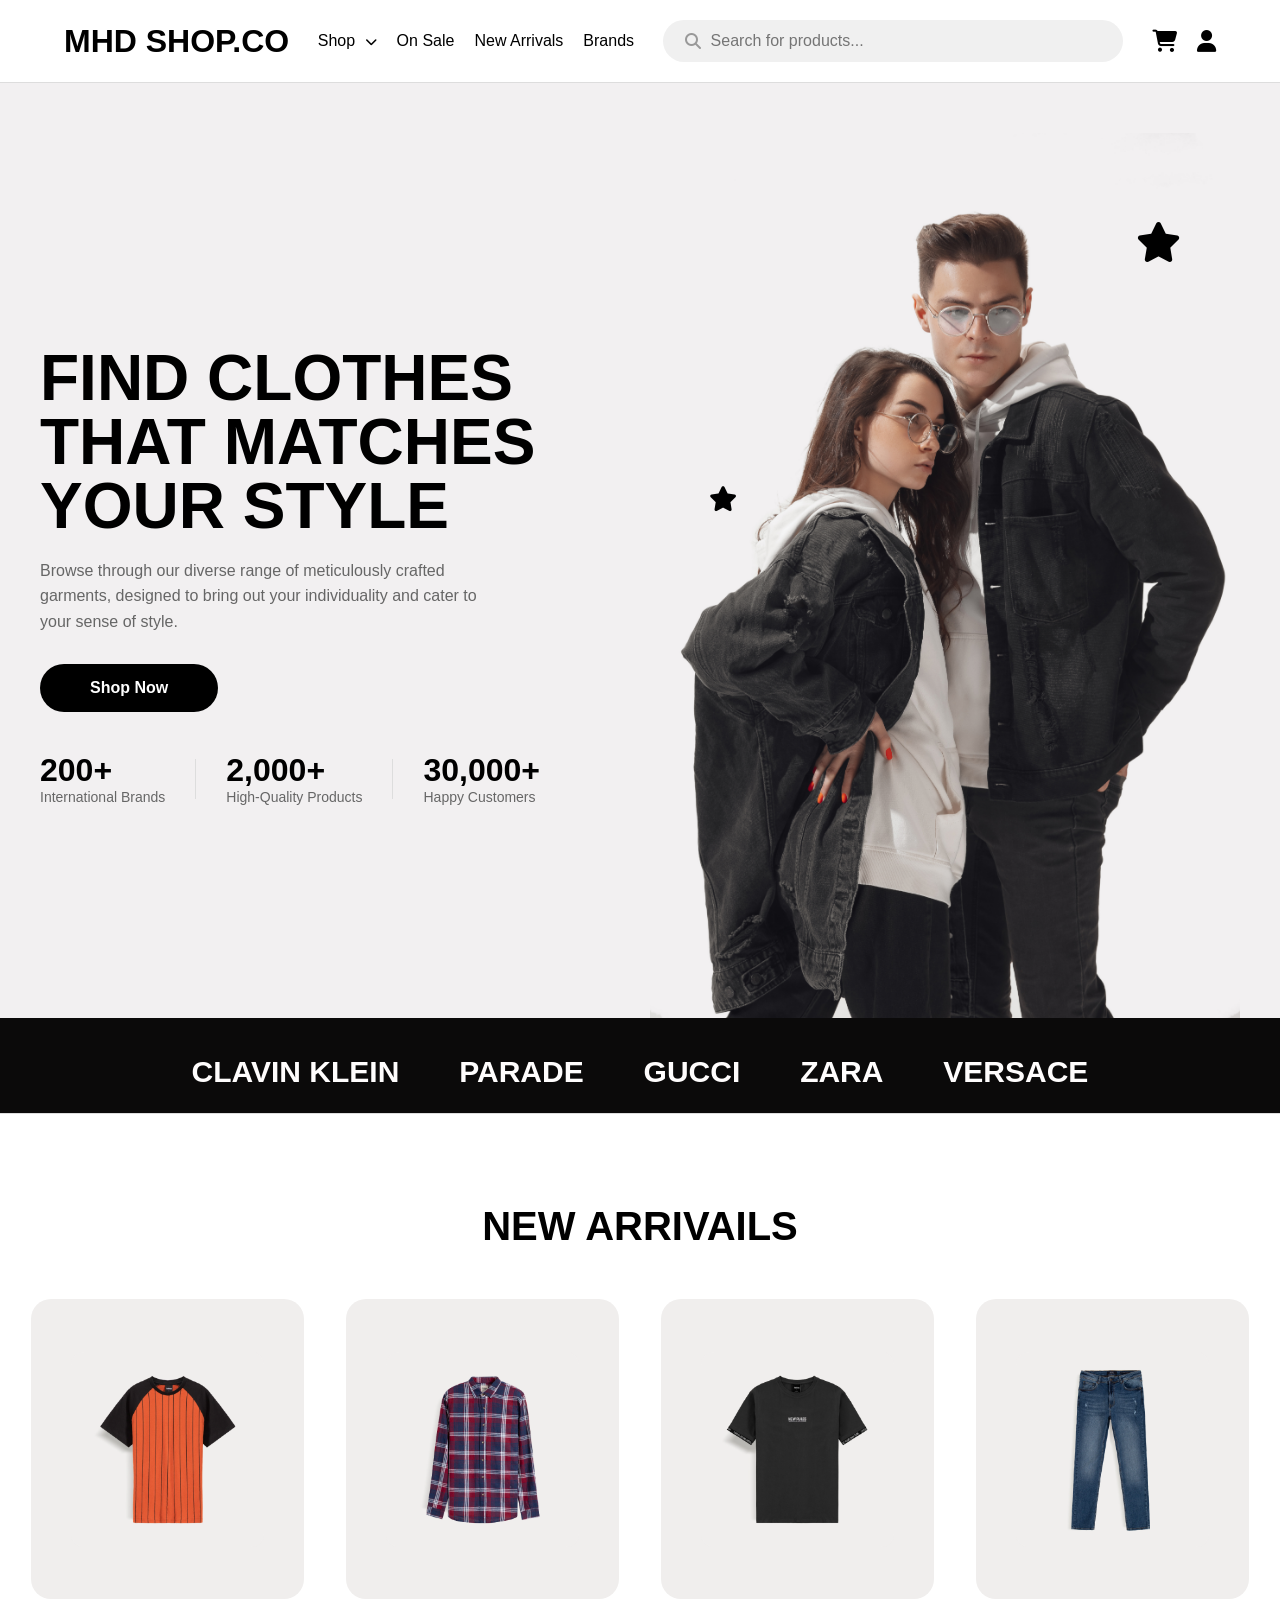
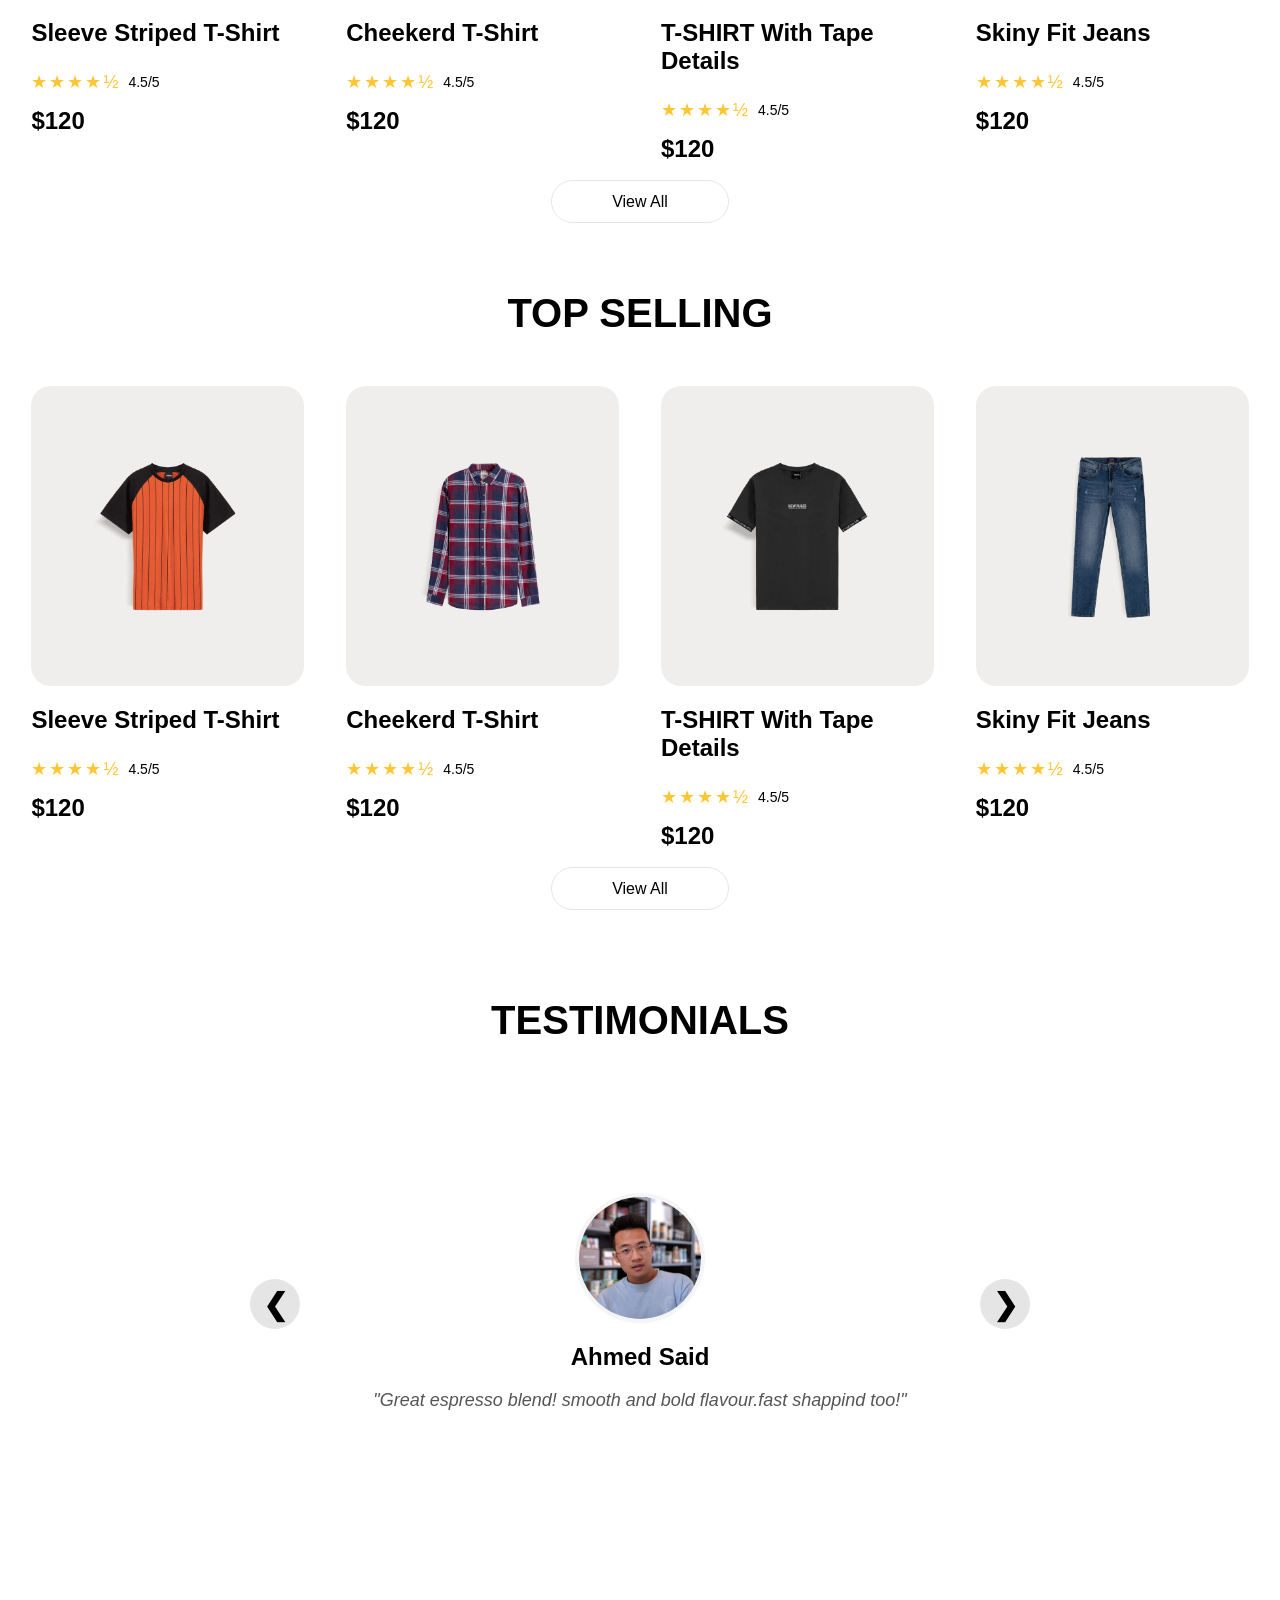
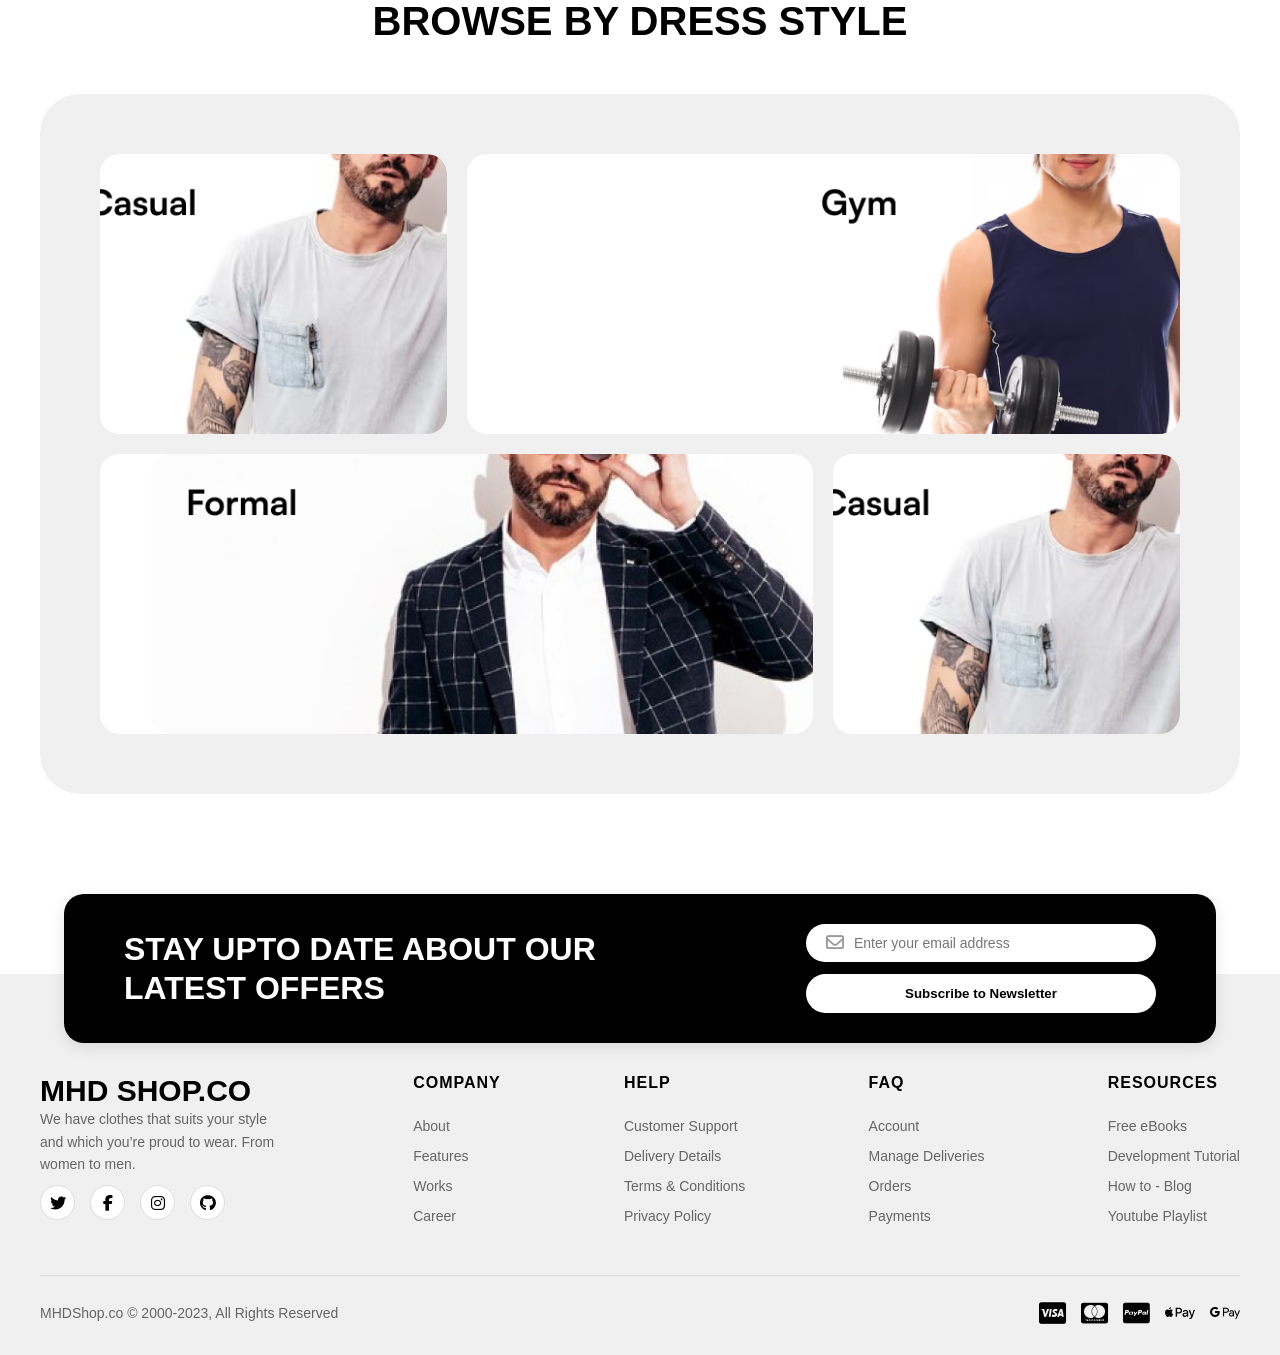
<file: index.html>
<!DOCTYPE html>
<html lang="en">
<head>
    <meta charset="UTF-8">
    <meta name="viewport" content="width=device-width, initial-scale=1.0">
    <link href="https://fonts.googleapis.com/css2?family=Cairo:wght@300;600;900&family=Orbitron:wght@400;700&display=swap" rel="stylesheet">
    <link rel="stylesheet" href="https://cdnjs.cloudflare.com/ajax/libs/font-awesome/6.4.0/css/all.min.css">
    <link rel="stylesheet" href="style.css">
    <title>MHD shop.co</title>
    <meta name="description" content="Shop the latest trends in men's fashion at MHD Shop. High-quality T-shirts, Jeans, and accessories with fast delivery.">
    
    <meta name="keywords" content="Fashion, Men Clothes, T-shirt, Jeans, Online Shopping">
    
    <link rel="icon" href="images/unwatermarked_Gemini_Generated_Image_l6m0eal6m0eal6m0.png" type="image/x-icon">
    
    <meta property="og:title" content="MHD Shop - New Arrivals">
    <meta property="og:image" content="https://yourwebsite.com/images/share-image.jpg">


</head>
<body>
 <header>
        <nav class="navbar section-content">
            
            <a href="index.html" class="nav-logo"style="text-decoration: none;" >
                <h2 class="logo-text">MHD SHOP.CO </h2>
            </a>
            <ul class="nav-menu">
                <li class="nav-item">
                    <a href="shop.html" class="nav-link">Shop <i class="fa-solid fa-chevron-down"></i></a>
                </li>
                <li class="nav-item">
                    <a href="shop.html" class="nav-link">On Sale</a>
                </li>
                <li class="nav-item">
                    <a href="shop.html" class="nav-link">New Arrivals</a>
                </li>
                <li class="nav-item">
                    <a href="shop.html" class="nav-link">Brands</a>
                </li>
            </ul>

            <div class="search-box">
                <i class="fa-solid fa-magnifying-glass"></i>
                <input type="text" placeholder="Search for products...">
            </div>

            <div class="nav-icons">
                <a href="cart.html"><i class="fa-solid fa-cart-shopping"></i></a>
                <i class="fa-solid fa-user"></i>
            </div>

        </nav>
    </header>

    <main>
        <section class="hero-section">
            <div class="section-content hero-container">
                
                <div class="hero-details">
                    <h1 class="title">FIND CLOTHES<br>THAT MATCHES<br>YOUR STYLE</h1>
                    
                    <p class="description">
                        Browse through our diverse range of meticulously crafted garments, designed to bring out your individuality and cater to your sense of style.
                    </p>

                    <a href="shop.html" class="shop-btn">Shop Now</a>

                    <div class="stats-container">
                        <div class="stat-item">
                            <h3>200+</h3>
                            <p>International Brands</p>
                        </div>
                        <div class="stat-separator"></div>
                        <div class="stat-item">
                            <h3>2,000+</h3>
                            <p>High-Quality Products</p>
                        </div>
                        <div class="stat-separator"></div>
                        <div class="stat-item">
                            <h3>30,000+</h3>
                            <p>Happy Customers</p>
                        </div>
                    </div>
                </div>

                <div class="hero-image-wrapper">
                    <i class="fa-solid fa-star star-decoration star-1"></i>
                    <i class="fa-solid fa-star star-decoration star-2"></i>
                    
                    <img src="images/b26fea69ccfd8aa5825862cdb9604a4fb4930464.jpg" alt="Fashion Models" class="hero-image">
                </div>

            </div>
        </section>
    </main>

    <section class="mezo">
        <div class="container">
  <ul class="mezo-c">
                <li class="mezo-i">
                    <a href="#" class="mezo-link">clavin klein</a>
                </li>
                <li class="mezo-i">
                    <a href="#" class="mezo-link">parade</a>
                </li>
                <li class="mezo-i">
                    <a href="#" class="mezo-link">gucci</a>
                </li>
                <li class="mezo-i">
                    <a href="#" class="mezo-link">zara</a>
                </li>
                <li class="mezo-i">
                    <a href="#" class="mezo-link">versace</a>
                </li>
            </ul>
        </div>
    </section>
     <section class="menu-section" id="menu">
            <h2 class="mezo-o">NEW ARRIVAILS</h2>
            <div class="sectionn-content">
                <ul class="menu-list">
                    <li class="menu-item">
                        <a href="product.html">
                            <img src="images/Frame 38.png" alt="" class="menu-image">
                        </a>
                        <div class="menu-details">
                             <h3 class="name">sleeve striped t-shirt</h3>
                        <div class="rating-box">
                        <span class="stars">★★★★½</span> <span class="rate-num">4.5/5</span>
                    </div>
                    <div class="price-box">
                        <span class="current-price">$120</span>
                    </div>
                        </div>
                    </li>
                    <li class="menu-item">
                        <a href="product.html">
                            <img src="images/Frame 34.png   " alt=""  class="menu-image">
                        </a>
                        
                        <div class="menu-details">
 <h3 class="name">cheekerd t-shirt</h3>
 <div class="rating-box">
                        <span class="stars">★★★★½</span> <span class="rate-num">4.5/5</span>
                    </div>
                    <div class="price-box">
                        <span class="current-price">$120</span>
                    </div>
 </div>       
                    </li>
                    <li class="menu-item">
                        <a href="product.html">
                            <img src="images/Frame 32.png" alt="" class="menu-image">
                        </a>
                        <DIV class="menu-details">
                            <h3 class="name">T-SHIRT with tape details</h3>
                    <div class="rating-box">
                        <span class="stars">★★★★½</span> <span class="rate-num">4.5/5</span>
                    </div>
                    <div class="price-box">
                        <span class="current-price">$120</span>
                    </div>
                        </DIV>
                    </li>
                    <li class="menu-item">
                        <a href="product.html"> <img src="images/Frame 33.png" alt="" class="menu-image"></a>
                        
<div class="menu-details">
    <h3 class="name">skiny fit jeans</h3>
                    <div class="rating-box">
                        <span class="stars">★★★★½</span> <span class="rate-num">4.5/5</span>
                    </div>
                    <div class="price-box">
                        <span class="current-price">$120</span>
                    </div>
</div>
                </ul>
              
    <ul class="menu-list">
        </ul> <div class="view-all-container">
        <a href="shop.html" class="view-btn">View All</a>
    </div>
</div>
            </div>
            </section>

            <section class="menu-section" id="menu">
            <h2 class="mezo-o">Top Selling</h2>
            <div class="sectionn-content">
                <ul class="menu-list">
                    <li class="menu-item">
                        <img src="images/Frame 38.png" alt="" class="menu-image">
                        <div class="menu-details">
                             <h3 class="name">sleeve striped t-shirt</h3>
                        <div class="rating-box">
                        <span class="stars">★★★★½</span> <span class="rate-num">4.5/5</span>
                    </div>
                    <div class="price-box">
                        <span class="current-price">$120</span>
                    </div>
                        </div>
                    </li>
                    <li class="menu-item">
                        <img src="images/Frame 34.png   " alt=""  class="menu-image">
                        <div class="menu-details">
 <h3 class="name">cheekerd t-shirt</h3>
 <div class="rating-box">
                        <span class="stars">★★★★½</span> <span class="rate-num">4.5/5</span>
                    </div>
                    <div class="price-box">
                        <span class="current-price">$120</span>
                    </div>
 </div>       
                    </li>
                    <li class="menu-item">
                        <img src="images/Frame 32.png" alt="" class="menu-image">
                        <DIV class="menu-details">
                            <h3 class="name">T-SHIRT with tape details</h3>
                    <div class="rating-box">
                        <span class="stars">★★★★½</span> <span class="rate-num">4.5/5</span>
                    </div>
                    <div class="price-box">
                        <span class="current-price">$120</span>
                    </div>
                        </DIV>
                    </li>
                    <li class="menu-item">
                        <img src="images/Frame 33.png" alt="" class="menu-image">
<div class="menu-details">
    <h3 class="name">skiny fit jeans</h3>
                    <div class="rating-box">
                        <span class="stars">★★★★½</span> <span class="rate-num">4.5/5</span>
                    </div>
                    <div class="price-box">
                        <span class="current-price">$120</span>
                    </div>
</div>
                </ul>
              
    <ul class="menu-list">
        </ul> <div class="view-all-container">
        <a href="#" class="view-btn">View All</a>
    </div>
</div>
            </div>
            </section>
<section class="testimonials-section" id="testimonials">
    <h2 class="mezo-o">Testimonials</h2>
    <br>
    <br>
    <div class="sectionnn-content">
        <div class="slider-containerswiper">
            
            <div id="testimonials-section"></div>
            
            <div class="container">
                <div class="centershow fade active">
                    <img src="images/user-2.jpg" alt="User" class="user-image">
                    <h3 class="name">Ahmed said</h3>
                    <i class="feedback">"Great espresso blend! smooth and bold flavour.fast shappind too!"</i>
                </div>
                <div class="centershow fade">
                    <img src="images/user-1.jpg" alt="User" class="user-image">
                    <h3 class="name">Sarah Johonson</h3>
                    <i class="feedback">"Loved the French roast. perfectlylanced and rich.Will order again!</i>
                </div>
                <div class="centershow fade">
                    <img src="images/user-3.jpg" alt="User" class="user-image">
                    <h3 class="name">Samir Ayman</h3>
                    <i class="feedback">"Fantastic mocha flavour .frech and aromatic .Quick shipping!"</i>
                </div>
                <div class="centershow fade">
                    <img src="images/user-4.jpg" alt="User" class="user-image">
                    <h3 class="name">AYA Ibrahim</h3>
                    <i class="feedback">"Excellent quality ! Fresh beans and quick delivery.Highly reccomnd"</i>
                </div>
                <div class="centershow fade">
                    <img src="images/user-5.jpg" alt="User" class="user-image">
                    <h3 class="name">Rayen Khaled</h3>
                    <i class="feedback">"Best decaf I have tried! smooth and flavourful.Arrived prometly</i>
                </div>
            </div>
             <a class="testi-prev" onclick="plusSlides(-1)">&#10094;</a>
            <a class="testi-next" onclick="plusSlides(1)">&#10095;</a>
            
        </div>
    </div>
</section>
</section>

        <section class="gallery-section" id="gallery">
    <h2 class="mezo-o">BROWSE BY DRESS STYLE</h2>
    
    <div class="section-content browse-container">
        <ul class="gallery-list">
            
            <li class="gallery-item">
                <h3 class="category-name"></h3>
                <img src="images/Frame 61.png" alt="Casual" class="gallery-image">
            </li>

            <li class="gallery-item">
                <h3 class="category-name"></h3>
                <img src="images/Frame 63.png" alt="Formal" class="gallery-image">
            </li>

            <li class="gallery-item">
                <h3 class="category-name"></h3>
                <img src="images/Frame 62.png" alt="Party" class="gallery-image">
            </li>

            <li class="gallery-item">
                <h3 class="category-name"></h3>
                <img src="images/Frame 61.png" alt="Gym" class="gallery-image">
            </li>

        </ul>
    </div>
</section>

<footer class="footer">
    <div class="newsletter-box">
        <div class="newsletter-text">
            <h2>STAY UPTO DATE ABOUT OUR LATEST OFFERS</h2>
        </div>
        <form class="newsletter-form">
            <div class="input-group">
                <i class="fa-regular fa-envelope"></i>
                <input type="email" placeholder="Enter your email address" required>
            </div>
            <button type="submit" class="subscribe-btn">Subscribe to Newsletter</button>
        </form>
    </div>

    <div class="footer-container">
        <div class="footer-row">
            <div class="footer-col brand-col">
                <h2 class="footer-logo">MHD SHOP.CO</h2>
                <p class="footer-desc">We have clothes that suits your style and which you’re proud to wear. From women to men.</p>
                <div class="social-icons">
                    <a href=" https://github.com/khaledmazen437-lgtm"><i class="fa-brands fa-twitter"></i></a>
                    <a href="https://www.facebook.com/share/183dieH8mB/"><i class="fa-brands fa-facebook-f"></i></a>
                    <a href="https://www.instagram.com/mhdte.ch?igsh=MW1uMW1jOWtzZ2lxaQ=="><i class="fa-brands fa-instagram"></i></a>
                    <a href=" https://github.com/khaledmazen437-lgtm"><i class="fa-brands fa-github"></i></a>
                </div>
            </div>
            
            <div class="footer-mezo">
                <h3>COMPANY</h3>
                <ul>
                    <li><a href="#">About</a></li>
                    <li><a href="#">Features</a></li>
                    <li><a href="#">Works</a></li>
                    <li><a href="#">Career</a></li>
                </ul>
            </div>

            <div class="footer-mezo">
                <h3>HELP</h3>
                <ul>
                    <li><a href="#">Customer Support</a></li>
                    <li><a href="#">Delivery Details</a></li>
                    <li><a href="#">Terms & Conditions</a></li>
                    <li><a href="#">Privacy Policy</a></li>
                </ul>
            </div>

            <div class="footer-mezo">
                <h3>FAQ</h3>
                <ul>
                    <li><a href="#">Account</a></li>
                    <li><a href="#">Manage Deliveries</a></li>
                    <li><a href="#">Orders</a></li>
                    <li><a href="#">Payments</a></li>
                </ul>
            </div>

            <div class="footer-mezo">
                <h3>RESOURCES</h3>
                <ul>
                    <li><a href="#">Free eBooks</a></li>
                    <li><a href="#">Development Tutorial</a></li>
                    <li><a href="#">How to - Blog</a></li>
                    <li><a href="#">Youtube Playlist</a></li>
                </ul>
            </div>
        </div>

        <div class="footer-bottom">
            <p>MHDShop.co © 2000-2023, All Rights Reserved</p>
            <div class="payment-icons">
                <i class="fa-brands fa-cc-visa"></i>
                <i class="fa-brands fa-cc-mastercard"></i>
                <i class="fa-brands fa-cc-paypal"></i>
                <i class="fa-brands fa-apple-pay"></i>
                <i class="fa-brands fa-google-pay"></i>
            </div>
        </div>
    </div>
</footer>

            <script src="script.js"></script>
</body>
</html>
</file>
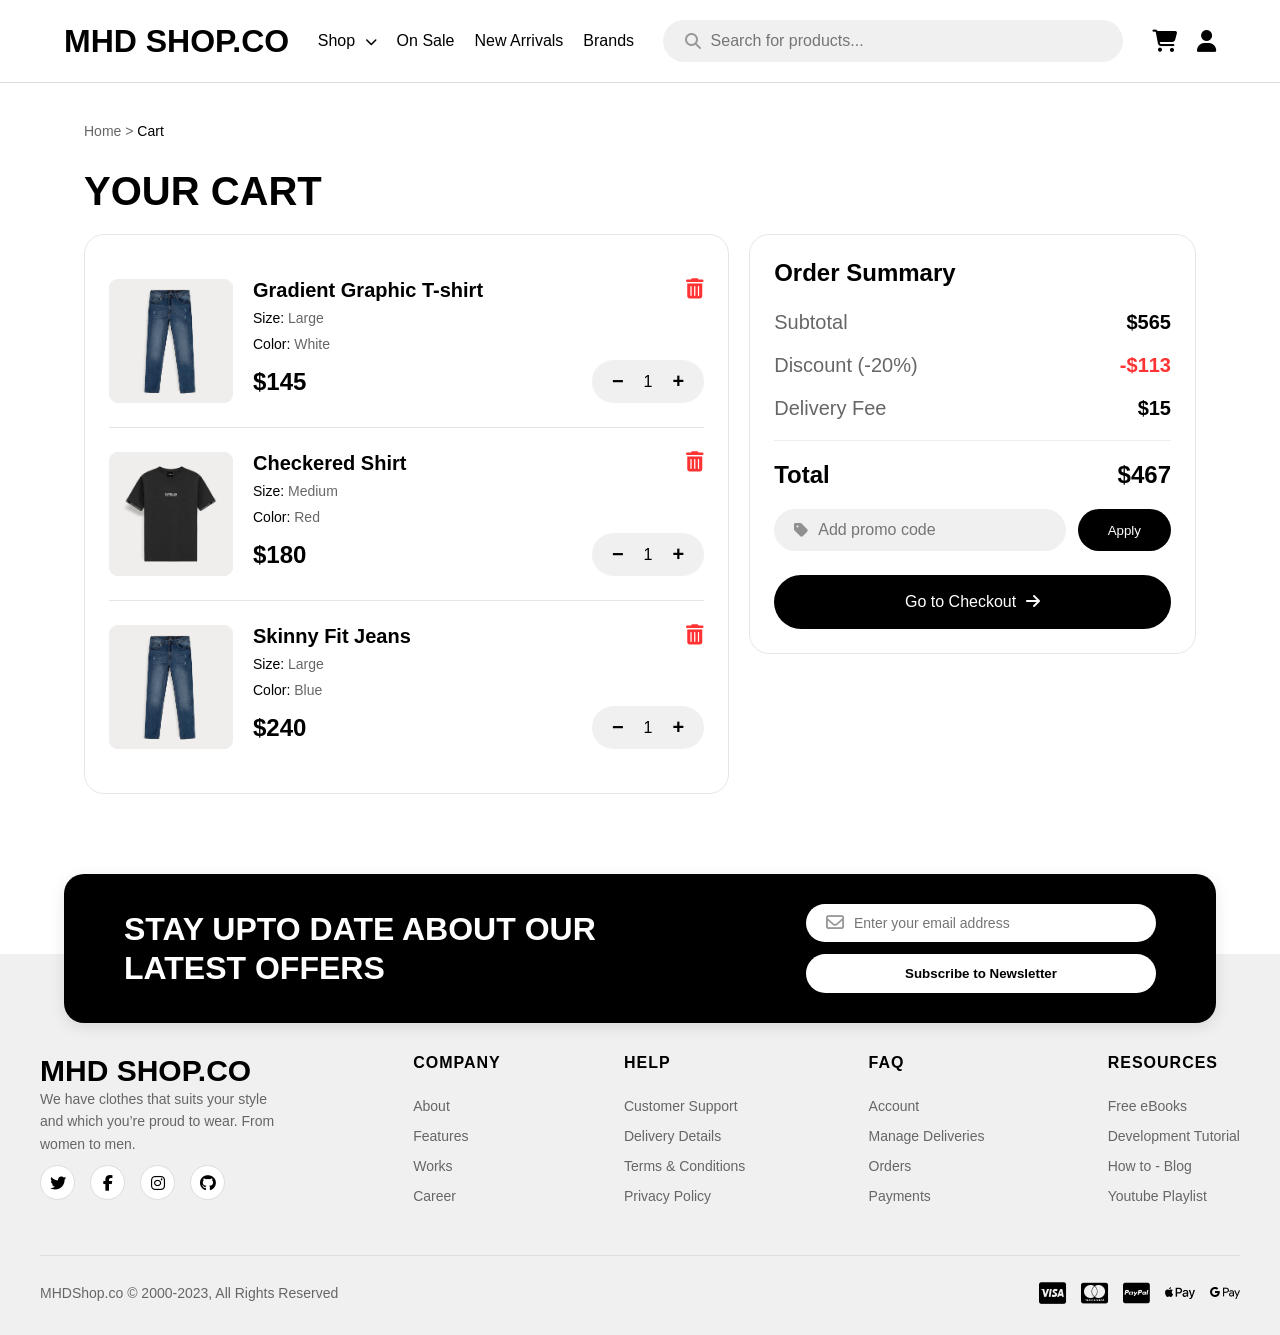
<file: cart.html>
<!DOCTYPE html>
<html lang="en">
<head>
    <head>
    <meta charset="UTF-8">
    <meta name="viewport" content="width=device-width, initial-scale=1.0">
    <link href="https://fonts.googleapis.com/css2?family=Cairo:wght@300;600;900&family=Orbitron:wght@400;700&display=swap" rel="stylesheet">
    <link rel="stylesheet" href="https://cdnjs.cloudflare.com/ajax/libs/font-awesome/6.4.0/css/all.min.css">
    <link rel="stylesheet" href="style.css">
    <title>MHD.com</title>
    <meta name="description" content="Shop the latest trends in men's fashion at MHD Shop. High-quality T-shirts, Jeans, and accessories with fast delivery.">
    
    <meta name="keywords" content="Fashion, Men Clothes, T-shirt, Jeans, Online Shopping">
    
    <link rel="icon" href="images/unwatermarked_Gemini_Generated_Image_l6m0eal6m0eal6m0.png" type="image/x-icon">
    
    <meta property="og:title" content="MHD Shop - New Arrivals">
    <meta property="og:image" content="https://yourwebsite.com/images/share-image.jpg">


</head>
</head>
<body>
    <header>
        <nav class="navbar section-content">
            
            <a href="#" class="nav-logo"style="text-decoration: none;" >
                <h2 class="logo-text">MHD SHOP.CO </h2>
            </a>

            <ul class="nav-menu">
                <li class="nav-item">
                    <a href="shop.html" class="nav-link">Shop <i class="fa-solid fa-chevron-down"></i></a>
                </li>
                <li class="nav-item">
                    <a href="shop.html" class="nav-link">On Sale</a>
                </li>
                <li class="nav-item">
                    <a href="shop.html" class="nav-link">New Arrivals</a>
                </li>
                <li class="nav-item">
                    <a href="shop.html" class="nav-link">Brands</a>
                </li>
            </ul>

            <div class="search-box">
                <i class="fa-solid fa-magnifying-glass"></i>
                <input type="text" placeholder="Search for products...">
            </div>

            <div class="nav-icons">
                <a href="cart.html"><i class="fa-solid fa-cart-shopping"></i></a>
                <i class="fa-solid fa-user"></i>
            </div>

        </nav>
    </header>

    <section class="cart-section">
    <div class="container">
        
        <div class="breadcrumbs">
            <a href="index.html">Home</a> &gt; <span>Cart</span>
        </div>

        <h1 class="cart-title">YOUR CART</h1>

        <div class="cart-wrapper">
            
            <div class="cart-items-container">
                
                <div class="cart-item">
                    <div class="cart-img-box">
                        <img src="images/Frame 33.png" alt="T-shirt">
                    </div>
                    <div class="cart-details">
                        <div class="cart-header-row">
                            <h3 class="product-name">Gradient Graphic T-shirt</h3>
                            <i class="fa-solid fa-trash-can delete-icon"></i>
                        </div>
                        <p class="product-meta">Size: <span class="meta-val">Large</span></p>
                        <p class="product-meta">Color: <span class="meta-val">White</span></p>
                        <div class="cart-footer-row">
                            <span class="product-price">$145</span>
                            <div class="qty-selector-cart">
                                <button class="qty-btn-c minus">−</button>
                                <span class="qty-num">1</span>
                                <button class="qty-btn-c plus">+</button>
                            </div>
                        </div>
                    </div>
                </div>

                <div class="cart-item">
                    <div class="cart-img-box">
                        <img src="images/Frame 32.png" alt="Shirt">
                    </div>
                    <div class="cart-details">
                        <div class="cart-header-row">
                            <h3 class="product-name">Checkered Shirt</h3>
                            <i class="fa-solid fa-trash-can delete-icon"></i>
                        </div>
                        <p class="product-meta">Size: <span class="meta-val">Medium</span></p>
                        <p class="product-meta">Color: <span class="meta-val">Red</span></p>
                        <div class="cart-footer-row">
                            <span class="product-price">$180</span>
                            <div class="qty-selector-cart">
                                <button class="qty-btn-c minus">−</button>
                                <span class="qty-num">1</span>
                                <button class="qty-btn-c plus">+</button>
                            </div>
                        </div>
                    </div>
                </div>

                <div class="cart-item">
                    <div class="cart-img-box">
                        <img src="images/Frame 33.png" alt="Jeans">
                    </div>
                    <div class="cart-details">
                        <div class="cart-header-row">
                            <h3 class="product-name">Skinny Fit Jeans</h3>
                            <i class="fa-solid fa-trash-can delete-icon"></i>
                        </div>
                        <p class="product-meta">Size: <span class="meta-val">Large</span></p>
                        <p class="product-meta">Color: <span class="meta-val">Blue</span></p>
                        <div class="cart-footer-row">
                            <span class="product-price">$240</span>
                            <div class="qty-selector-cart">
                                <button class="qty-btn-c minus">−</button>
                                <span class="qty-num">1</span>
                                <button class="qty-btn-c plus">+</button>
                            </div>
                        </div>
                    </div>
                </div>

            </div>

            <div class="order-summary-box">
                <h2 class="summary-title">Order Summary</h2>
                
                <div class="summary-row">
                    <span class="summary-label">Subtotal</span>
                    <span class="summary-value" id="subtotal">$565</span>
                </div>
                
                <div class="summary-row">
                    <span class="summary-label">Discount (-20%)</span>
                    <span class="summary-value discount-text" id="discount">-$113</span>
                </div>
                
                <div class="summary-row">
                    <span class="summary-label">Delivery Fee</span>
                    <span class="summary-value" id="delivery">$15</span>
                </div>

                <hr class="divider">

                <div class="summary-row total-row">
                    <span class="summary-label">Total</span>
                    <span class="summary-value" id="total">$467</span>
                </div>

                <div class="promo-box">
                    <div class="input-with-icon">
                        <i class="fa-solid fa-tag"></i>
                        <input type="text" placeholder="Add promo code">
                    </div>
                    <button class="apply-btn-c">Apply</button>
                </div>

                <button class="checkout-btn">Go to Checkout <i class="fa-solid fa-arrow-right"></i></button>
            </div>

        </div>
    </div>
</section>

<footer class="footer">
    <div class="newsletter-box">
        <div class="newsletter-text">
            <h2>STAY UPTO DATE ABOUT OUR LATEST OFFERS</h2>
        </div>
        <form class="newsletter-form">
            <div class="input-group">
                <i class="fa-regular fa-envelope"></i>
                <input type="email" placeholder="Enter your email address" required>
            </div>
            <button type="submit" class="subscribe-btn">Subscribe to Newsletter</button>
        </form>
    </div>
<div class="footer-container">
        <div class="footer-row">
            <div class="footer-col brand-col">
                <h2 class="footer-logo">MHD SHOP.CO</h2>
                <p class="footer-desc">We have clothes that suits your style and which you’re proud to wear. From women to men.</p>
                <div class="social-icons">
                    <a href=" https://github.com/khaledmazen437-lgtm"><i class="fa-brands fa-twitter"></i></a>
                    <a href="https://www.facebook.com/share/183dieH8mB/"><i class="fa-brands fa-facebook-f"></i></a>
                    <a href="https://www.instagram.com/mhdte.ch?igsh=MW1uMW1jOWtzZ2lxaQ=="><i class="fa-brands fa-instagram"></i></a>
                    <a href=" https://github.com/khaledmazen437-lgtm"><i class="fa-brands fa-github"></i></a>
                </div>
            </div>
            <div class="footer-mezo">
                <h3>COMPANY</h3>
                <ul>
                    <li><a href="#">About</a></li>
                    <li><a href="#">Features</a></li>
                    <li><a href="#">Works</a></li>
                    <li><a href="#">Career</a></li>
                </ul>
            </div>

            <div class="footer-mezo">
                <h3>HELP</h3>
                <ul>
                    <li><a href="#">Customer Support</a></li>
                    <li><a href="#">Delivery Details</a></li>
                    <li><a href="#">Terms & Conditions</a></li>
                    <li><a href="#">Privacy Policy</a></li>
                </ul>
            </div>

            <div class="footer-mezo">
                <h3>FAQ</h3>
                <ul>
                    <li><a href="#">Account</a></li>
                    <li><a href="#">Manage Deliveries</a></li>
                    <li><a href="#">Orders</a></li>
                    <li><a href="#">Payments</a></li>
                </ul>
            </div>

            <div class="footer-mezo">
                <h3>RESOURCES</h3>
                <ul>
                    <li><a href="#">Free eBooks</a></li>
                    <li><a href="#">Development Tutorial</a></li>
                    <li><a href="#">How to - Blog</a></li>
                    <li><a href="#">Youtube Playlist</a></li>
                </ul>
            </div>
        </div>

        <div class="footer-bottom">
            <p>MHDShop.co © 2000-2023, All Rights Reserved</p>
            <div class="payment-icons">
                <i class="fa-brands fa-cc-visa"></i>
                <i class="fa-brands fa-cc-mastercard"></i>
                <i class="fa-brands fa-cc-paypal"></i>
                <i class="fa-brands fa-apple-pay"></i>
                <i class="fa-brands fa-google-pay"></i>
            </div>
        </div>
    </div>
</footer>
</body>
</file>
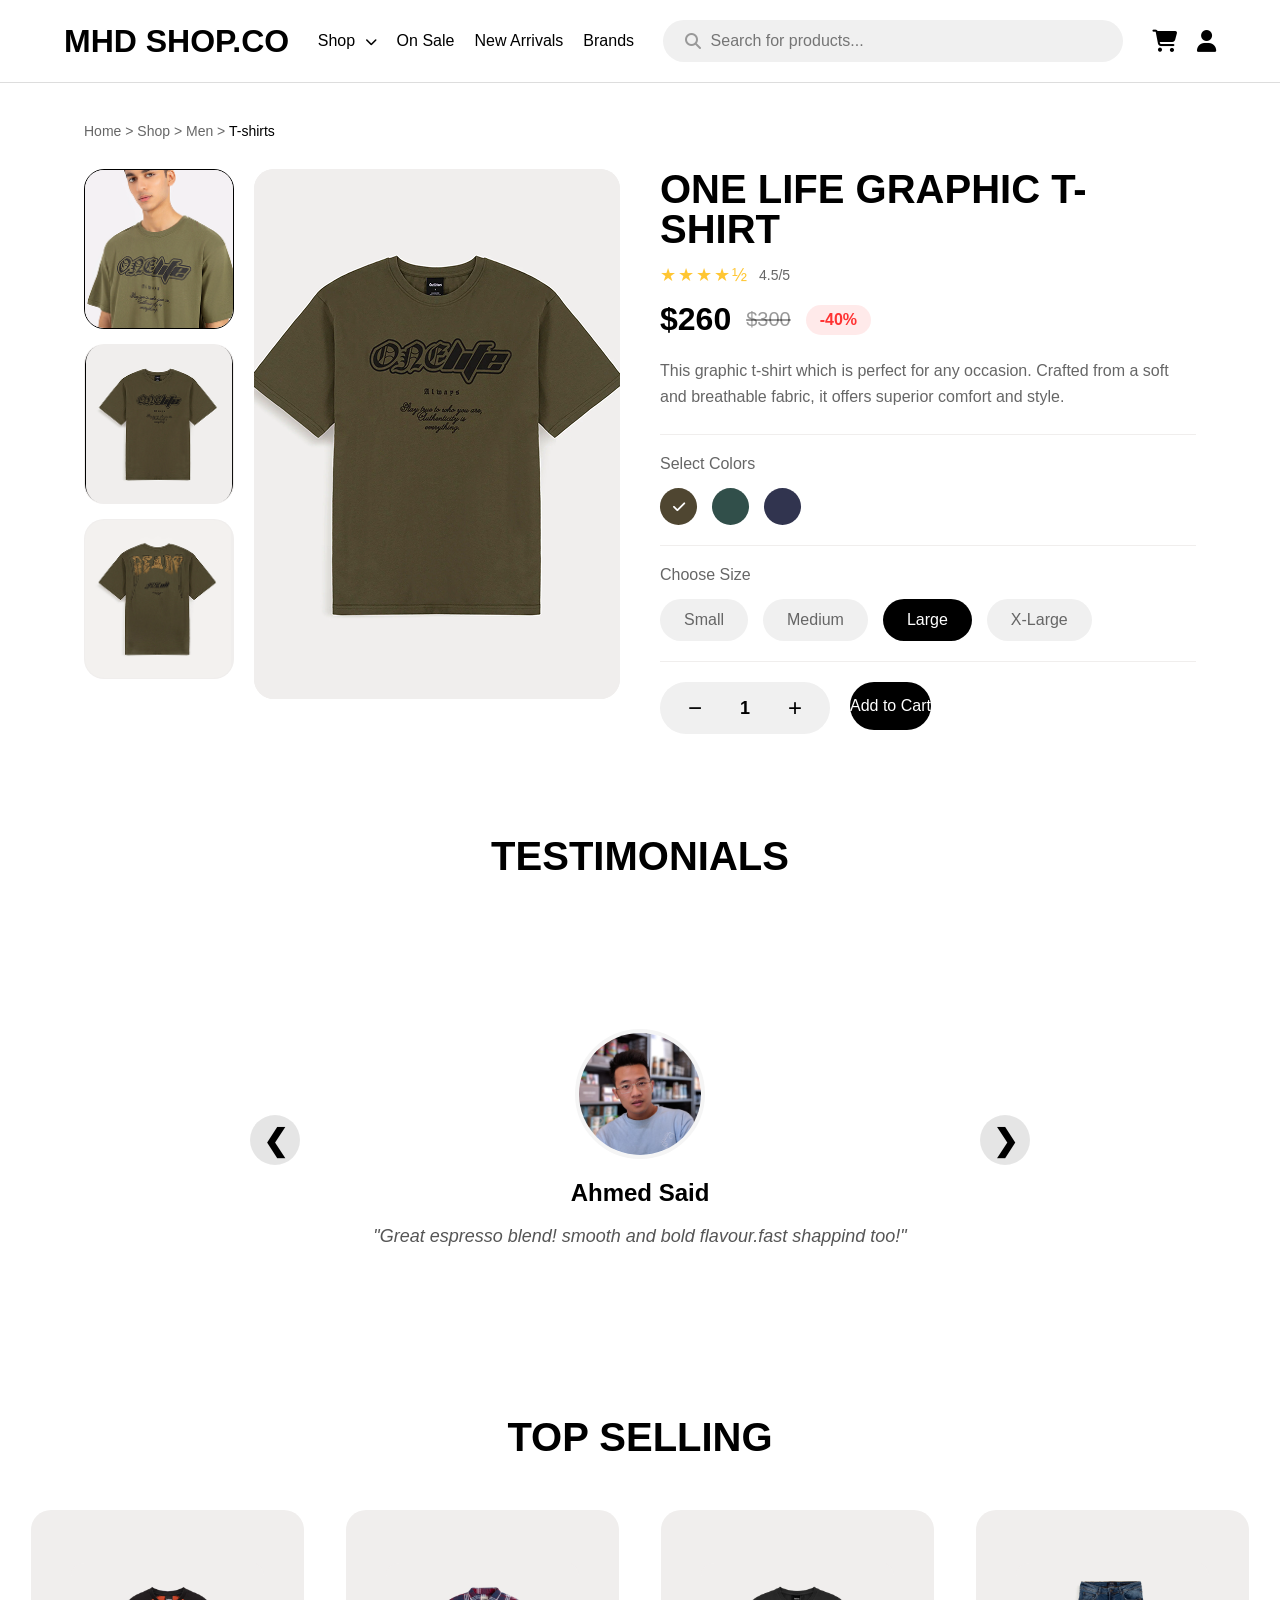
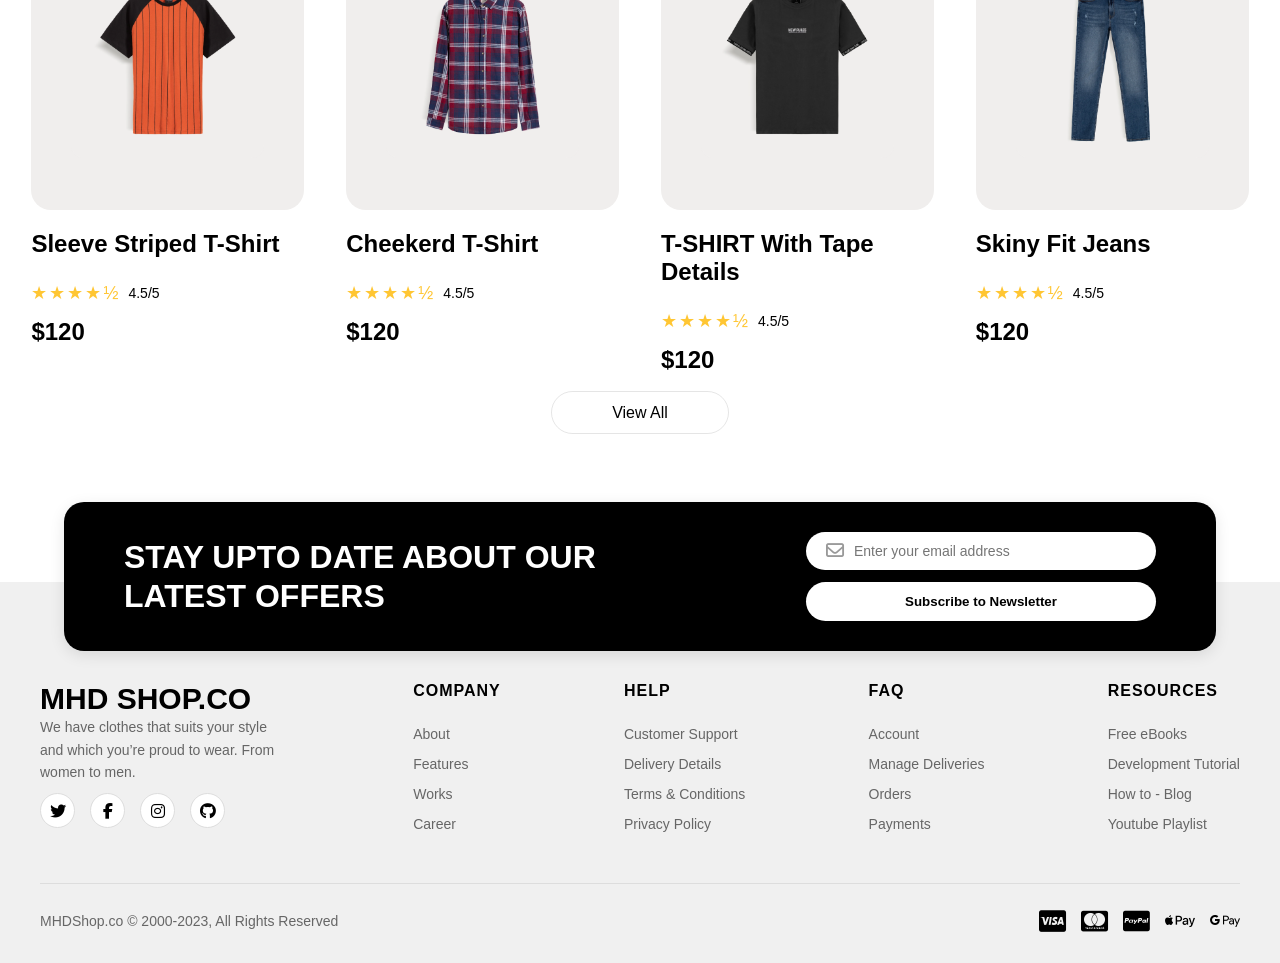
<file: product.html>
<!DOCTYPE html>
<html lang="en">
<head>
    <head>
    <meta charset="UTF-8">
    <meta name="viewport" content="width=device-width, initial-scale=1.0">
    <link href="https://fonts.googleapis.com/css2?family=Cairo:wght@300;600;900&family=Orbitron:wght@400;700&display=swap" rel="stylesheet">
    <link rel="stylesheet" href="https://cdnjs.cloudflare.com/ajax/libs/font-awesome/6.4.0/css/all.min.css">
    <link rel="stylesheet" href="style.css">
    <title>MHD shop.co</title>
    <meta name="description" content="Shop the latest trends in men's fashion at MHD Shop. High-quality T-shirts, Jeans, and accessories with fast delivery.">
    
    <meta name="keywords" content="Fashion, Men Clothes, T-shirt, Jeans, Online Shopping">
    
    <link rel="icon" href="images/unwatermarked_Gemini_Generated_Image_l6m0eal6m0eal6m0.png" type="image/x-icon">
    
    <meta property="og:title" content="MHD Shop - New Arrivals">
    <meta property="og:image" content="https://yourwebsite.com/images/share-image.jpg">
</head>
</head>
<body>
    <header>
        <nav class="navbar section-content">
            
            <a href="#" class="nav-logo"style="text-decoration: none;" >
                <h2 class="logo-text">MHD SHOP.CO </h2>
            </a>

            <ul class="nav-menu">
                <li class="nav-item">
                    <a href="shop.html" class="nav-link">Shop <i class="fa-solid fa-chevron-down"></i></a>
                </li>
                <li class="nav-item">
                    <a href="shop.html" class="nav-link">On Sale</a>
                </li>
                <li class="nav-item">
                    <a href="shop.html" class="nav-link">New Arrivals</a>
                </li>
                <li class="nav-item">
                    <a href="shop.html" class="nav-link">Brands</a>
                </li>
            </ul>

            <div class="search-box">
                <i class="fa-solid fa-magnifying-glass"></i>
                <input type="text" placeholder="Search for products...">
            </div>

            <div class="nav-icons">
                <a href="cart.html"><i class="fa-solid fa-cart-shopping"></i></a>
                <i class="fa-solid fa-user"></i>
            </div>

        </nav>
    </header>

    <section class="product-details-section">
    <div class="container">
        
        <div class="breadcrumbs">
            <a href="#">Home</a> &gt; <a href="#">Shop</a> &gt; <a href="#">Men</a> &gt; <span>T-shirts</span>
        </div>

        <div class="product-wrapper">
            
            <div class="product-gallery">
                <div class="thumbnails">
                    <div class="thumb-img active">
                        <img src="images/image 6.png" alt="Front">
                    </div>
                    <div class="thumb-img">
                        <img src="images/image 2.png" alt="Back">
                    </div>
                    <div class="thumb-img">
                        <img src="images/image 5.png" alt="Model">
                    </div>
                </div>
                
                <div class="main-image">
                    <img src="images/image 1.png" alt="Main T-shirt">
                </div>
            </div>

            <div class="product-info">
                <h1 class="product-title">ONE LIFE GRAPHIC T-SHIRT</h1>
                
                <div class="rating-container">
                    <div class="stars">★★★★½</div>
                    <span class="rating-value">4.5/5</span>
                </div>

                <div class="price-container">
                    <span class="current-price">$260</span>
                    <span class="old-price">$300</span>
                    <span class="discount-badge">-40%</span>
                </div>

                <p class="product-description">
                    This graphic t-shirt which is perfect for any occasion. Crafted from a soft and breathable fabric, it offers superior comfort and style.
                </p>

                <hr class="divider">

                <div class="selector-group">
                    <p class="selector-title">Select Colors</p>
                    <div class="colors-options">
                        <div class="color-circle active" style="background-color: #4F4631;">
                            <i class="fa-solid fa-check"></i>
                        </div>
                        <div class="color-circle" style="background-color: #314F4A;"></div>
                        <div class="color-circle" style="background-color: #31344F;"></div>
                    </div>
                </div>

                <hr class="divider">

                <div class="selector-group">
                    <p class="selector-title">Choose Size</p>
                    <div class="size-options">
                        <button class="size-btn">Small</button>
                        <button class="size-btn">Medium</button>
                        <button class="size-btn active">Large</button>
                        <button class="size-btn">X-Large</button>
                    </div>
                </div>

                <hr class="divider">

                <div class="action-buttons">
                    <div class="quantity-selector">
                        <button class="qty-btn">−</button>
                        <span class="qty-value">1</span>
                        <button class="qty-btn">+</button>
                    </div>
                    <a href="cart.html"> <button class="add-to-cart-btn">Add to Cart</button></a>
                </div>

            </div>
        </div>
    </div>
</section>

<section class="testimonials-section" id="testimonials">
    <h2 class="mezo-o">Testimonials</h2>
    <br>
    <br>
    <div class="sectionnn-content">
        <div class="slider-containerswiper">
            
            <div id="testimonials-section"></div>
            
            <div class="container">
                <div class="centershow fade active">
                    <img src="images/user-2.jpg" alt="User" class="user-image">
                    <h3 class="name">Ahmed said</h3>
                    <i class="feedback">"Great espresso blend! smooth and bold flavour.fast shappind too!"</i>
                </div>
                <div class="centershow fade">
                    <img src="images/user-1.jpg" alt="User" class="user-image">
                    <h3 class="name">Sarah Johonson</h3>
                    <i class="feedback">"Loved the French roast. perfectlylanced and rich.Will order again!</i>
                </div>
                <div class="centershow fade">
                    <img src="images/user-3.jpg" alt="User" class="user-image">
                    <h3 class="name">Samir Ayman</h3>
                    <i class="feedback">"Fantastic mocha flavour .frech and aromatic .Quick shipping!"</i>
                </div>
                <div class="centershow fade">
                    <img src="images/user-4.jpg" alt="User" class="user-image">
                    <h3 class="name">AYA Ibrahim</h3>
                    <i class="feedback">"Excellent quality ! Fresh beans and quick delivery.Highly reccomnd"</i>
                </div>
                <div class="centershow fade">
                    <img src="images/user-5.jpg" alt="User" class="user-image">
                    <h3 class="name">Rayen Khaled</h3>
                    <i class="feedback">"Best decaf I have tried! smooth and flavourful.Arrived prometly</i>
                </div>
            </div>
             <a class="testi-prev" onclick="plusSlides(-1)">&#10094;</a>
            <a class="testi-next" onclick="plusSlides(1)">&#10095;</a>
            
        </div>
    </div>
</section>

<section class="menu-section" id="menu">
            <h2 class="mezo-o">Top Selling</h2>
            <div class="sectionn-content">
                <ul class="menu-list">
                    <li class="menu-item">
                        <img src="images/Frame 38.png" alt="" class="menu-image">
                        <div class="menu-details">
                             <h3 class="name">sleeve striped t-shirt</h3>
                        <div class="rating-box">
                        <span class="stars">★★★★½</span> <span class="rate-num">4.5/5</span>
                    </div>
                    <div class="price-box">
                        <span class="current-price">$120</span>
                    </div>
                        </div>
                    </li>
                    <li class="menu-item">
                        <img src="images/Frame 34.png   " alt=""  class="menu-image">
                        <div class="menu-details">
 <h3 class="name">cheekerd t-shirt</h3>
 <div class="rating-box">
                        <span class="stars">★★★★½</span> <span class="rate-num">4.5/5</span>
                    </div>
                    <div class="price-box">
                        <span class="current-price">$120</span>
                    </div>
 </div>       
                    </li>
                    <li class="menu-item">
                        <img src="images/Frame 32.png" alt="" class="menu-image">
                        <DIV class="menu-details">
                            <h3 class="name">T-SHIRT with tape details</h3>
                    <div class="rating-box">
                        <span class="stars">★★★★½</span> <span class="rate-num">4.5/5</span>
                    </div>
                    <div class="price-box">
                        <span class="current-price">$120</span>
                    </div>
                        </DIV>
                    </li>
                    <li class="menu-item">
                        <img src="images/Frame 33.png" alt="" class="menu-image">
<div class="menu-details">
    <h3 class="name">skiny fit jeans</h3>
                    <div class="rating-box">
                        <span class="stars">★★★★½</span> <span class="rate-num">4.5/5</span>
                    </div>
                    <div class="price-box">
                        <span class="current-price">$120</span>
                    </div>
</div>
                </ul>
              
    <ul class="menu-list">
        </ul> <div class="view-all-container">
        <a href="#" class="view-btn">View All</a>
    </div>
</div>
            </div>
            </section>
<footer class="footer">
    <div class="newsletter-box">
        <div class="newsletter-text">
            <h2>STAY UPTO DATE ABOUT OUR LATEST OFFERS</h2>
        </div>
        <form class="newsletter-form">
            <div class="input-group">
                <i class="fa-regular fa-envelope"></i>
                <input type="email" placeholder="Enter your email address" required>
            </div>
            <button type="submit" class="subscribe-btn">Subscribe to Newsletter</button>
        </form>
    </div>

    <div class="footer-container">
        <div class="footer-row">
            <div class="footer-col brand-col">
                <h2 class="footer-logo">MHD SHOP.CO</h2>
                <p class="footer-desc">We have clothes that suits your style and which you’re proud to wear. From women to men.</p>
                <div class="social-icons">
                    <a href=" https://github.com/khaledmazen437-lgtm"><i class="fa-brands fa-twitter"></i></a>
                    <a href="https://www.facebook.com/share/183dieH8mB/"><i class="fa-brands fa-facebook-f"></i></a>
                    <a href="https://www.instagram.com/mhdte.ch?igsh=MW1uMW1jOWtzZ2lxaQ=="><i class="fa-brands fa-instagram"></i></a>
                    <a href=" https://github.com/khaledmazen437-lgtm"><i class="fa-brands fa-github"></i></a>
                </div>
            </div>
            
            <div class="footer-mezo">
                <h3>COMPANY</h3>
                <ul>
                    <li><a href="#">About</a></li>
                    <li><a href="#">Features</a></li>
                    <li><a href="#">Works</a></li>
                    <li><a href="#">Career</a></li>
                </ul>
            </div>

            <div class="footer-mezo">
                <h3>HELP</h3>
                <ul>
                    <li><a href="#">Customer Support</a></li>
                    <li><a href="#">Delivery Details</a></li>
                    <li><a href="#">Terms & Conditions</a></li>
                    <li><a href="#">Privacy Policy</a></li>
                </ul>
            </div>

            <div class="footer-mezo">
                <h3>FAQ</h3>
                <ul>
                    <li><a href="#">Account</a></li>
                    <li><a href="#">Manage Deliveries</a></li>
                    <li><a href="#">Orders</a></li>
                    <li><a href="#">Payments</a></li>
                </ul>
            </div>

            <div class="footer-mezo">
                <h3>RESOURCES</h3>
                <ul>
                    <li><a href="#">Free eBooks</a></li>
                    <li><a href="#">Development Tutorial</a></li>
                    <li><a href="#">How to - Blog</a></li>
                    <li><a href="#">Youtube Playlist</a></li>
                </ul>
            </div>
        </div>

        <div class="footer-bottom">
            <p>MHDShop.co © 2000-2023, All Rights Reserved</p>
            <div class="payment-icons">
                <i class="fa-brands fa-cc-visa"></i>
                <i class="fa-brands fa-cc-mastercard"></i>
                <i class="fa-brands fa-cc-paypal"></i>
                <i class="fa-brands fa-apple-pay"></i>
                <i class="fa-brands fa-google-pay"></i>
            </div>
        </div>
    </div>
</footer>


<script src="script.js">
</script>
</body>
</html>
</file>
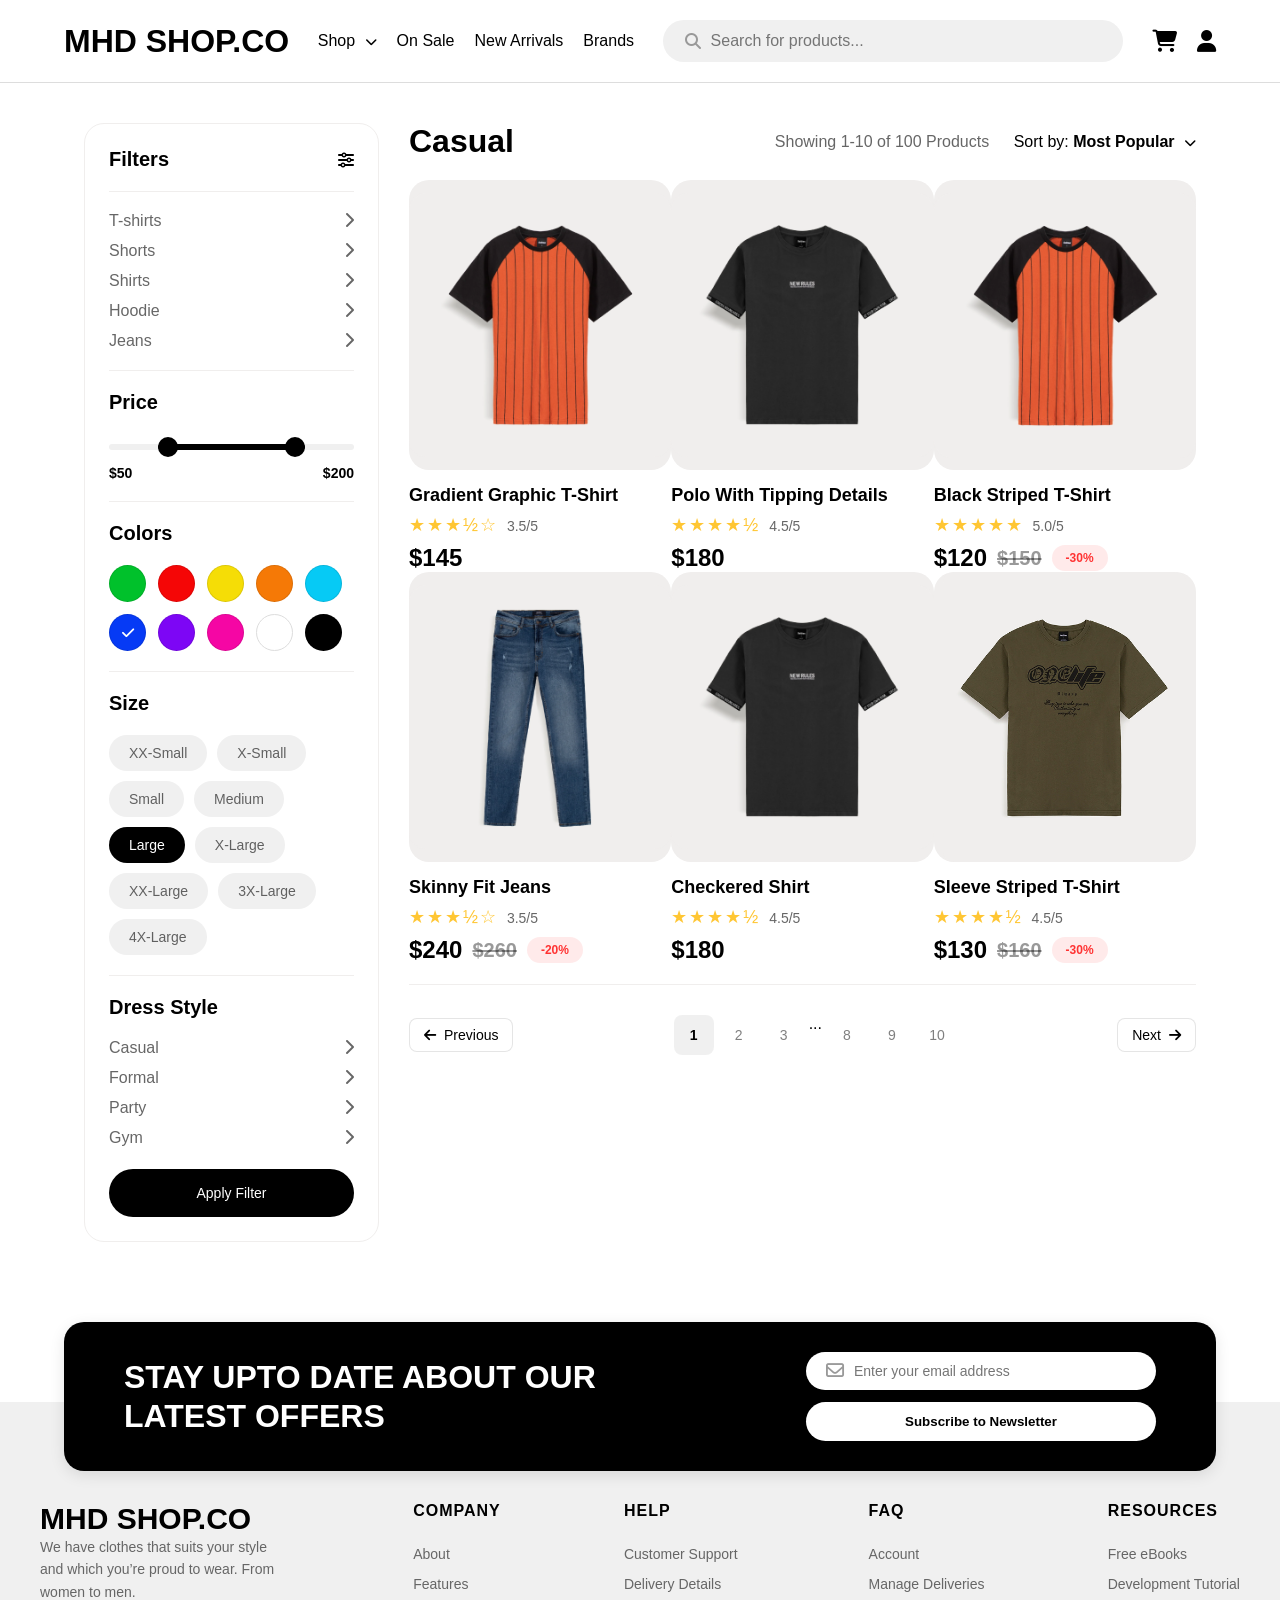
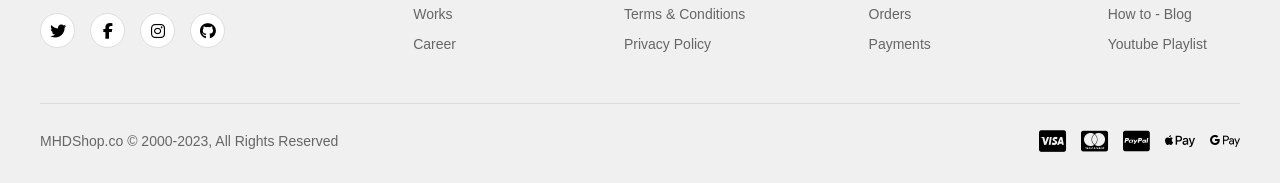
<file: shop.html>
<!DOCTYPE html>
<html lang="en">
<head>
    <head>
    <meta charset="UTF-8">
    <meta name="viewport" content="width=device-width, initial-scale=1.0">
    <link href="https://fonts.googleapis.com/css2?family=Cairo:wght@300;600;900&family=Orbitron:wght@400;700&display=swap" rel="stylesheet">
    <link rel="stylesheet" href="https://cdnjs.cloudflare.com/ajax/libs/font-awesome/6.4.0/css/all.min.css">
    <link rel="stylesheet" href="style.css">
    <title>MHD shop.co</title>
    <meta name="description" content="Shop the latest trends in men's fashion at MHD Shop. High-quality T-shirts, Jeans, and accessories with fast delivery.">
    
    <meta name="keywords" content="Fashion, Men Clothes, T-shirt, Jeans, Online Shopping">
    
    <link rel="icon" href="images/unwatermarked_Gemini_Generated_Image_l6m0eal6m0eal6m0.png" type="image/x-icon">
    
    <meta property="og:title" content="MHD Shop - New Arrivals">
    <meta property="og:image" content="https://yourwebsite.com/images/share-image.jpg">


</head>
</head>
<body>
<header>
        <nav class="navbar section-content">
            
            <a href="#" class="nav-logo"style="text-decoration: none;" >
                <h2 class="logo-text">MHD SHOP.CO </h2>
            </a>

            <ul class="nav-menu">
                <li class="nav-item">
                    <a href="shop.html" class="nav-link">Shop <i class="fa-solid fa-chevron-down"></i></a>
                </li>
                <li class="nav-item">
                    <a href="shop.html" class="nav-link">On Sale</a>
                </li>
                <li class="nav-item">
                    <a href="shop.html" class="nav-link">New Arrivals</a>
                </li>
                <li class="nav-item">
                    <a href="shop.html" class="nav-link">Brands</a>
                </li>
            </ul>

            <div class="search-box">
                <i class="fa-solid fa-magnifying-glass"></i>
                <input type="text" placeholder="Search for products...">
            </div>

            <div class="nav-icons">
                <a href="cart.html"><i class="fa-solid fa-cart-shopping"></i></a>
                <i class="fa-solid fa-user"></i>
            </div>

        </nav>
    </header>

    <section class="category-section">
    <div class="container main-layout">
        
        <aside class="sidebar">
            <div class="filter-header">
                <h3>Filters</h3>
                <i class="fa-solid fa-sliders"></i>
            </div>
            <hr class="divider">

            <ul class="filter-list">
                <li><a href="#">T-shirts <i class="fa-solid fa-chevron-right"></i></a></li>
                <li><a href="#">Shorts <i class="fa-solid fa-chevron-right"></i></a></li>
                <li><a href="#">Shirts <i class="fa-solid fa-chevron-right"></i></a></li>
                <li><a href="#">Hoodie <i class="fa-solid fa-chevron-right"></i></a></li>
                <li><a href="#">Jeans <i class="fa-solid fa-chevron-right"></i></a></li>
            </ul>
            <hr class="divider">

            <div class="filter-group">
                <h4 class="filter-title">Price</h4>
                <div class="price-slider-visual">
                    <div class="slider-track"></div>
                    <div class="slider-range"></div>
                    <div class="slider-handle left"></div>
                    <div class="slider-handle right"></div>
                </div>
                <div class="price-values">
                    <span>$50</span>
                    <span>$200</span>
                </div>
            </div>
            <hr class="divider">

            <div class="filter-group">
                <h4 class="filter-title">Colors</h4>
                <div class="colors-grid">
                    <div class="color-option" style="background: #00C12B;"></div>
                    <div class="color-option" style="background: #F50606;"></div>
                    <div class="color-option" style="background: #F5DD06;"></div>
                    <div class="color-option" style="background: #F57906;"></div>
                    <div class="color-option" style="background: #06CAF5;"></div>
                    <div class="color-option active" style="background: #063AF5;"><i class="fa-solid fa-check"></i></div>
                    <div class="color-option" style="background: #7D06F5;"></div>
                    <div class="color-option" style="background: #F506A4;"></div>
                    <div class="color-option" style="background: #FFFFFF; border: 1px solid #ddd;"></div>
                    <div class="color-option" style="background: #000000;"></div>
                </div>
            </div>
            <hr class="divider">

            <div class="filter-group">
                <h4 class="filter-title">Size</h4>
                <div class="size-grid">
                    <button class="size-tag">XX-Small</button>
                    <button class="size-tag">X-Small</button>
                    <button class="size-tag">Small</button>
                    <button class="size-tag">Medium</button>
                    <button class="size-tag active">Large</button>
                    <button class="size-tag">X-Large</button>
                    <button class="size-tag">XX-Large</button>
                    <button class="size-tag">3X-Large</button>
                    <button class="size-tag">4X-Large</button>
                </div>
            </div>
            <hr class="divider">

            <div class="filter-group">
                <h4 class="filter-title">Dress Style</h4>
                <ul class="filter-list">
                    <li><a href="#">Casual <i class="fa-solid fa-chevron-right"></i></a></li>
                    <li><a href="#">Formal <i class="fa-solid fa-chevron-right"></i></a></li>
                    <li><a href="#">Party <i class="fa-solid fa-chevron-right"></i></a></li>
                    <li><a href="#">Gym <i class="fa-solid fa-chevron-right"></i></a></li>
                </ul>
            </div>

            <button class="apply-btn">Apply Filter</button>
        </aside>

        <main class="products-content">
            <div class="products-header">
                <h2>Casual</h2>
                <div class="sort-options">
                    <span class="showing-text">Showing 1-10 of 100 Products</span>
                    <span class="sort-by">Sort by: <strong>Most Popular</strong> <i class="fa-solid fa-chevron-down"></i></span>
                </div>
            </div>

            <div class="products-grid">
                
                <div class="product-card">
                    <div class="card-img-wrapper">
                        <img src="images/Frame 38.png" alt="T-shirt">
                    </div>
                    <h3 class="card-title">Gradient Graphic T-shirt</h3>
                    <div class="card-rating">
                        <span class="stars">★★★½☆</span> <span class="rate-val">3.5/5</span>
                    </div>
                    <div class="card-price">$145</div>
                </div>

                <div class="product-card">
                    <div class="card-img-wrapper">
                        <img src="images/Frame 32.png" alt="Polo">
                    </div>
                    <h3 class="card-title">Polo with Tipping Details</h3>
                    <div class="card-rating">
                        <span class="stars">★★★★½</span> <span class="rate-val">4.5/5</span>
                    </div>
                    <div class="card-price">$180</div>
                </div>

                <div class="product-card">
                    <div class="card-img-wrapper">
                        <img src="images/Frame 38.png" alt="Striped">
                    </div>
                    <h3 class="card-title">Black Striped T-shirt</h3>
                    <div class="card-rating">
                        <span class="stars">★★★★★</span> <span class="rate-val">5.0/5</span>
                    </div>
                    <div class="card-price">
                        $120 <span class="old-price">$150</span> <span class="discount">-30%</span>
                    </div>
                </div>

                 <div class="product-card">
                    <div class="card-img-wrapper">
                        <img src="images/Frame 33.png" alt="Jeans">
                    </div>
                    <h3 class="card-title">Skinny Fit Jeans</h3>
                    <div class="card-rating">
                        <span class="stars">★★★½☆</span> <span class="rate-val">3.5/5</span>
                    </div>
                    <div class="card-price">
                        $240 <span class="old-price">$260</span> <span class="discount">-20%</span>
                    </div>
                </div>

                <div class="product-card">
                    <div class="card-img-wrapper">
                        <img src="images/Frame 32.png" alt="Shirt">
                    </div>
                    <h3 class="card-title">Checkered Shirt</h3>
                    <div class="card-rating">
                        <span class="stars">★★★★½</span> <span class="rate-val">4.5/5</span>
                    </div>
                    <div class="card-price">$180</div>
                </div>

                <div class="product-card">
                    <div class="card-img-wrapper">
                        <img src="images/image 1.png" alt="Orange Shirt">
                    </div>
                    <h3 class="card-title">Sleeve Striped T-shirt</h3>
                    <div class="card-rating">
                        <span class="stars">★★★★½</span> <span class="rate-val">4.5/5</span>
                    </div>
                    <div class="card-price">
                        $130 <span class="old-price">$160</span> <span class="discount">-30%</span>
                    </div>
                </div>
            </div>

            <hr class="divider">

            <div class="pagination">
                <button class="page-btn prev-next"><i class="fa-solid fa-arrow-left"></i> Previous</button>
                <div class="page-numbers">
                    <button class="page-num active">1</button>
                    <button class="page-num">2</button>
                    <button class="page-num">3</button>
                    <span class="dots">...</span>
                    <button class="page-num">8</button>
                    <button class="page-num">9</button>
                    <button class="page-num">10</button>
                </div>
                <button class="page-btn prev-next">Next <i class="fa-solid fa-arrow-right"></i></button>
            </div>
        </main>
    </div>
</section>
<footer class="footer">
    <div class="newsletter-box">
        <div class="newsletter-text">
            <h2>STAY UPTO DATE ABOUT OUR LATEST OFFERS</h2>
        </div>
        <form class="newsletter-form">
            <div class="input-group">
                <i class="fa-regular fa-envelope"></i>
                <input type="email" placeholder="Enter your email address" required>
            </div>
            <button type="submit" class="subscribe-btn">Subscribe to Newsletter</button>
        </form>
    </div>

    <div class="footer-container">
        <div class="footer-row">
            <div class="footer-col brand-col">
                <h2 class="footer-logo">MHD SHOP.CO</h2>
                <p class="footer-desc">We have clothes that suits your style and which you’re proud to wear. From women to men.</p>
                <div class="social-icons">
                    <a href=" https://github.com/khaledmazen437-lgtm"><i class="fa-brands fa-twitter"></i></a>
                    <a href="https://www.facebook.com/share/183dieH8mB/"><i class="fa-brands fa-facebook-f"></i></a>
                    <a href="https://www.instagram.com/mhdte.ch?igsh=MW1uMW1jOWtzZ2lxaQ=="><i class="fa-brands fa-instagram"></i></a>
                    <a href=" https://github.com/khaledmazen437-lgtm"><i class="fa-brands fa-github"></i></a>
                </div>
            </div>
            
            <div class="footer-mezo">
                <h3>COMPANY</h3>
                <ul>
                    <li><a href="#">About</a></li>
                    <li><a href="#">Features</a></li>
                    <li><a href="#">Works</a></li>
                    <li><a href="#">Career</a></li>
                </ul>
            </div>

            <div class="footer-mezo">
                <h3>HELP</h3>
                <ul>
                    <li><a href="#">Customer Support</a></li>
                    <li><a href="#">Delivery Details</a></li>
                    <li><a href="#">Terms & Conditions</a></li>
                    <li><a href="#">Privacy Policy</a></li>
                </ul>
            </div>

            <div class="footer-mezo">
                <h3>FAQ</h3>
                <ul>
                    <li><a href="#">Account</a></li>
                    <li><a href="#">Manage Deliveries</a></li>
                    <li><a href="#">Orders</a></li>
                    <li><a href="#">Payments</a></li>
                </ul>
            </div>

            <div class="footer-mezo">
                <h3>RESOURCES</h3>
                <ul>
                    <li><a href="#">Free eBooks</a></li>
                    <li><a href="#">Development Tutorial</a></li>
                    <li><a href="#">How to - Blog</a></li>
                    <li><a href="#">Youtube Playlist</a></li>
                </ul>
            </div>
        </div>

        <div class="footer-bottom">
            <p>MHDShop.co © 2000-2023, All Rights Reserved</p>
            <div class="payment-icons">
                <i class="fa-brands fa-cc-visa"></i>
                <i class="fa-brands fa-cc-mastercard"></i>
                <i class="fa-brands fa-cc-paypal"></i>
                <i class="fa-brands fa-apple-pay"></i>
                <i class="fa-brands fa-google-pay"></i>
            </div>
        </div>
    </div>
</footer>
<script src="script.js"></script>

</body>
</html>
</file>
<file: style.css>
@import url('https://fonts.googleapis.com/css2?family=Miniver&family=Poppins:ital,wght@0,400;0,500;0,600;0,700;1,400;1,600&display=swap');

* {
            margin: 0;
            padding: 0;
            box-sizing: border-box;
            font-family: Arial, sans-serif;
}

/*تنسيق الناف بار */
        .navbar {
            display: flex;
            align-items: center;
            justify-content: space-between;
            padding: 20px 5%;
            background-color: white;
            border-bottom: 1px solid #ddd; 
        }


        
        .nav-logo .logo-text {
            font-size: 32px;
            font-weight: 900; 
            color: black;
            text-transform: uppercase;
        
        }

        
        .nav-menu {
            list-style: none;
            display: flex;
            gap: 20px;
        }

        .nav-link {
            text-decoration: none;
            color: black;
            font-size: 16px;
            font-weight: 500;
        }
        

        .fa-chevron-down {
            font-size: 12px;
            margin-left: 5px;
        }

        
        .search-box {
            display: flex;
            align-items: center;
            background-color: #F0F0F0; 
            padding: 12px 22px;
            border-radius: 60px; 
            width: 40%; 
        }

        .search-box i {
            color: #999;
            margin-right: 10px;
        }

        .search-box input {
            border: none;
            background: transparent;
            outline: none;
            width: 100%;
            font-size: 16px;
        }

        
        .nav-icons {
            display: flex;
            gap: 20px;
        }

        .nav-icons i {
            font-size: 22px;
            color: black;
            cursor: pointer;
        }
/* Hero section*/

        .hero-section {
    background-color: #F2F0F1; 
    padding-top: 50px;
    display: flex;
    justify-content: center;
}

.hero-container {
    display: flex;
    justify-content: space-between;
    align-items: center; 
    max-width: 1240px;
    margin: 0 auto;
    padding: 0 20px;
    flex-wrap: wrap; 
}


.hero-details {
    flex: 1; 
    padding-right: 20px;
}

.hero-details .title {
    font-size: 64px; 
    font-weight: 900; 
    line-height: 1; 
    text-transform: uppercase;
    color: black;
    margin-bottom: 20px;
    font-family: 'Arial Black', sans-serif; 
}

.hero-details .description {
    color: #666; 
    font-size: 16px;
    margin-bottom: 30px;
    max-width: 80%; 
    line-height: 1.6;
}


.shop-btn {
    display: inline-block;
    background-color: black;
    color: white;
    padding: 15px 50px;
    border-radius: 62px; 
    text-decoration: none;
    font-weight: bold;
    margin-bottom: 40px;
    transition: 0.3s;
}

.shop-btn:hover {
    background-color: #333; 
}


.stats-container {
    display: flex;
    align-items: center;
    gap: 30px;
    flex-wrap: wrap;
}

.stat-item h3 {
    font-size: 32px;
    font-weight: bold;
    color: black;
}

.stat-item p {
    font-size: 14px;
    color: #666;
}


.stat-separator {
    width: 1px;
    height: 40px;
    background-color: #ddd;
}


.hero-image-wrapper {
    flex: 1; 
    position: relative; 
    display: flex;
    justify-content: flex-end;
}

.hero-image {
    max-width: 100%;
    height: auto;
    object-fit: cover; 
}


.star-decoration {
    position: absolute;
    color: black;
    font-size: 30px;
    animation: sparkle 2s infinite alternate; 
}

.star-1 {
    top: 10%;
    right: 10%;
    font-size: 40px; 
}

.star-2 {
    top: 40%;
    left: 10%;
    font-size: 25px; 
}

.mezo{
    display: flex;
     align-items: center;
            justify-content: space-between;
            padding: 20px 5%;
            background-color: rgb(11, 10, 10);
            border-bottom: 1px solid #ddd; 
            width: 100%;
}
.container{
    width: 90%;
    max-width: 1200px;
    margin: 0 auto;
    padding: 0 20px;
}
.mezo-c{
     list-style: none;
            display: flex;
            gap: 40px;
            margin: 0 auto;
            padding: 0 50px;
            align-items: center;
            justify-content: space-between;
            flex-wrap: nowrap;
            width: 100%;
            
}

.mezo-link{
     text-decoration: none;
            color: rgb(255, 253, 253);
            font-size: 30px;
            font-weight: 900;
            text-transform: uppercase;
            gap: 20px;
            font-family: 'Times New Roman', Times, serif;
            font-family: Arial, Helvetica, sans-serif;
            
}
body, .menu-section {
    background-color: #fff !important; 
    color: #000;
    margin: 0;
}
.menu-section{
    padding: 40px 20px ;
    background-color: rgb(255, 255, 255);
}
.sectionn-content{
   display: flex;
    flex-direction: column; 
    align-items: center;    
    width: 100%;
}

.mezo-o{
    text-align: center;
    font-size: 42px;
    font-weight: 900;
    margin-bottom: 50px;
    text-transform: uppercase;
    color: #000;
}

.menu-list{
    list-style: none;
    display: flex;
    flex-wrap: wrap;
    padding: 0;
    margin: 0 auto;
    justify-content: center;
    gap: 42px;
   
 }
 .name{
    text-transform: capitalize;
    color: #000;
    margin: 0;
    font-size: 20px;
    font-weight:700 ;
 }
 .rating-box{
    margin: 4px 0;
    display: flex;
    align-items: center;
 }
 .stars{
    font-size: 18px;
    letter-spacing: 2px;
    color: #f7b10d;
 }
 .rate-num{
    font-size: 14px;
    margin-left: 8px;
    color: #000;
 }
.price-box{
    margin-top: 5px;
    font-weight: 900;
    font-size: 24px;
    color: #000;
}
.menu-details{
    display: flex;
    flex-direction: column;
    margin-top: 20px;
    gap: 5px;
}

 .menu-image{
    display: block;
    height: 300px;
    width: 100%;
    background-color: #F0EEED; 
    padding: 40px;
    box-sizing: border-box;
    border-radius: 20px;
    object-fit: contain;
 }
 .menu-item{
  width: 22%; 
    min-width: 250px;
    margin-bottom: 30px;
 }
 view-all-container {
    width: 100%;             
    display: flex;
    text-align: center;
    width: 100%;
    margin-top: 50px;   
    padding-bottom: 40px;
    justify-content: center;
}

.view-btn {
    text-decoration: none;
    color: #000;
    border: 1px solid #0000001a; 
    padding: 12px 60px;
    border-radius: 60px; 
    font-size: 16px;
    font-weight: 500;
    transition: 0.3s;
}

.view-btn:hover {
    background-color: #000;
    color: #fff;
}

/*tesrminiolas*/

/* إعدادات القسم */
.testimonials-section {
    background-color: #fff;
    padding: 60px 20px;
    text-align: center;
}

.mezo-o {
    font-size: 40px;
    font-weight: 900;
    text-transform: uppercase;
    margin-bottom: 50px;
    color: #000;
}

.slider-containerswiper {
    position: relative;
    max-width: 800px;
    margin: 0 auto;
    min-height: 350px;
    display: flex;
    justify-content: center;
    align-items: center;
    padding: 0 60px;
}



.centershow {
    display: none;
    width: 100%;
}


.centershow.active {

    display: flex ; 
    flex-direction: column ;
    align-items: center ;
    text-align: center;
}


.user-image {
    width: 130px;
    height: 130px;
    border-radius: 50%;
    object-fit: cover;
    margin-bottom: 20px; 
    border: 4px solid #f5f5f5;
    display: block; 
}


.name {
    font-size: 24px;
    font-weight: bold;
    color: #000;
    margin: 0 0 15px 0; 
}


.feedback {
    font-size: 18px;
    color: #555;
    font-style: italic;
    line-height: 1.6;
    max-width: 600px;
    margin: 0 auto; 
}

.testi-prev, .testi-next {
    cursor: pointer;
    position: absolute;
    top: 50%;
    transform: translateY(-50%);
    width: 50px;
    height: 50px;
    background-color: rgba(0, 0, 0, 0.1);
    color: #000 !important;
    font-weight: bold;
    font-size: 30px;
    border-radius: 50%;
    z-index: 999;
    display: flex;
    align-items: center;
    justify-content: center;
    user-select: none;
    text-decoration: none;
}



.testi-prev {
    left: 10px; 
}

.testi-next {
    right: 10px; 
}
.testi-prev:hover, .testi-next:hover {
    background-color: #000;
    color: #fff !important;
}

/* تنسيق السكشن العام */
.gallery-section {
    padding: 60px 20px;
    background-color: #fff;
    display: flex;
    flex-direction: column;
    align-items: center;
}


.mezo {
    font-size: 48px;
    font-weight: 900;
    text-transform: uppercase;
    margin-bottom: 50px;
    text-align: center;
    font-family: 'Arial Black', sans-serif;
}


.section-content.browse-container {
    background-color: #F0F0F0;
    border-radius: 40px;       
    padding: 60px;
    width: 100%;
    max-width: 1200px;         
    margin: 0 auto;
}


.gallery-list {
    list-style: none;
    padding: 0;
    margin: 0;
    display: grid;
    grid-template-columns: repeat(3, 1fr); 
    gap: 20px; 
}


.gallery-item {
    background-color: #fff; 
    border-radius: 20px;
    height: 280px;          
    position: relative;
    overflow: hidden;
    padding: 25px;
    transition: transform 0.3s;
    cursor: pointer;
}

.gallery-item:hover {
    transform: scale(0.98);
}


.gallery-item:nth-child(1) {
    grid-column: span 1;
}


.gallery-item:nth-child(2) {
    grid-column: span 2;
}


.gallery-item:nth-child(3) {
    grid-column: span 2;
}


.gallery-item:nth-child(4) {
    grid-column: span 1;
}


.category-name {
    font-size: 36px;
    font-weight: bold;
    color: #000;
    margin: 0;
    position: relative;
    z-index: 2; 
}
.gallery-image {
    position: absolute;
    top: 0;
    right: 0;      
    height: 100%; 
    width: auto;   
    object-fit: cover; 
    
}

/* التجاوب مع الموبايل */
@media (max-width: 768px) {
    .section-content.browse-container {
        padding: 20px; 
    }

    .gallery-list {
        grid-template-columns: 1fr; 
    }

    
    .gallery-item:nth-child(1),
    .gallery-item:nth-child(2),
    .gallery-item:nth-child(3),
    .gallery-item:nth-child(4) {
        grid-column: span 1;
        height: 200px; 
    }
    
    .mezo {
        font-size: 32px;
    }
}


/* footer*/
.footer {
    position: relative;
    margin-top: 120px; 
    background-color: #F0F0F0; 
    padding-top: 100px; 
    padding-bottom: 30px;
}


.newsletter-box {
    background-color: #000;
    border-radius: 20px;
    padding: 30px 60px;
    width: 90%;
    max-width: 1240px;
    margin: 0 auto;
    
    
    position: absolute;
    top: -80px; 
    left: 50%;
    transform: translateX(-50%); 
    
    display: flex;
    justify-content: space-between;
    align-items: center;
    flex-wrap: wrap;
    gap: 20px;
    box-shadow: 0 4px 15px rgba(0,0,0,0.1);
}

.newsletter-text h2 {
    color: #fff;
    font-size: 32px;
    font-weight: 900;
    max-width: 500px;
    margin: 0;
    font-family: 'Arial Black', sans-serif;
    line-height: 1.2;
}

.newsletter-form {
    display: flex;
    flex-direction: column;
    gap: 12px;
    width: 350px;
}

.input-group {
    background-color: #fff;
    border-radius: 60px;
    padding: 10px 20px;
    display: flex;
    align-items: center;
    gap: 10px;
}

.input-group i {
    color: #999;
    font-size: 18px;
}

.input-group input {
    border: none;
    outline: none;
    width: 100%;
    font-size: 14px;
}

.subscribe-btn {
    background-color: #fff;
    color: #000;
    border: none;
    padding: 12px;
    border-radius: 60px;
    font-weight: bold;
    cursor: pointer;
    transition: 0.3s;
}

.subscribe-btn:hover {
    background-color: #ddd;
}


.footer-container {
    max-width: 1240px;
    margin: 0 auto;
    padding: 0 20px;
}

.footer-row {
    display: flex;
    justify-content: space-between;
    flex-wrap: wrap;
    gap: 40px;
    margin-bottom: 50px;
}

.footer-mezo {
    display: flex;
    flex-direction: column;
    gap: 15px;
}


.brand-col {
    max-width: 250px;
}

.footer-logo {
    font-size: 30px;
    font-weight: 900;
    color: #000;
    margin: 0;
}

.footer-desc {
    font-size: 14px;
    color: #666;
    line-height: 1.6;
}

.social-icons {
    display: flex;
    gap: 15px;
    margin-top: 10px;
}

.social-icons a {
    width: 35px;
    height: 35px;
    border-radius: 50%;
    background-color: #fff;
    border: 1px solid #ddd;
    display: flex;
    align-items: center;
    justify-content: center;
    color: #000;
    text-decoration: none;
    transition: 0.3s;
}

.social-icons a:hover {
    background-color: #000;
    color: #fff;
    border-color: #000;
}


.footer-mezo h3 {
    font-size: 16px;
    font-weight: 700;
    color: #000;
    letter-spacing: 1px;
    margin-bottom: 10px;
}

.footer-mezo ul {
    list-style: none;
    padding: 0;
    margin: 0;
    display: flex;
    flex-direction: column;
    gap: 12px;
}

.footer-mezo ul li a {
    text-decoration: none;
    color: #666;
    font-size: 14px;
    transition: 0.3s;
}

.footer-mezo ul li a:hover {
    color: #000;
}


.footer-bottom {
    border-top: 1px solid #ddd;
    padding-top: 25px;
    display: flex;
    justify-content: space-between;
    align-items: center;
    flex-wrap: wrap;
    gap: 20px;
}

.footer-bottom p {
    font-size: 14px;
    color: #666;
}

.payment-icons {
    display: flex;
    gap: 15px;
    font-size: 24px;
    color: #000;
}

/* إعدادات عامة للسكشن */
.product-details-section {
    padding: 40px 0;
    background-color: #fff;
    font-family: Arial, sans-serif;
}

.container {
    max-width: 1240px;
    margin: 0 auto;
    padding: 0 20px;
}


.breadcrumbs {
    color: #666;
    margin-bottom: 30px;
    font-size: 14px;
}
.breadcrumbs a {
    text-decoration: none;
    color: #666;
}
.breadcrumbs span {
    color: #000;
}

/* الحاوية الرئيسية (فليكس لتقسيم الصفحة) */
.product-wrapper {
    display: flex;
    gap: 40px;
}

/* --- القسم الأيسر: الصور --- */
.product-gallery {
    flex: 1; 
    display: flex;
    gap: 20px;
}


.thumbnails {
    display: flex;
    flex-direction: column;
    gap: 15px;
    width: 150px;
}

.thumb-img {
    width: 100%;
    height: 160px; 
    border-radius: 20px;
    overflow: hidden;
    cursor: pointer;
    background-color: #F0EEED; 
    display: flex;
    align-items: center;
    justify-content: center;
    border: 1px solid transparent;
}

.thumb-img.active {
    border-color: #000; 
}

.thumb-img img {
    width: 100%;
    height: 100%;
    object-fit: cover;
}


.main-image {
    flex: 1;
    background-color: #F0EEED;
    border-radius: 20px;
    overflow: hidden;
    height: 530px; 
    display: flex;
    align-items: center;
    justify-content: center;
}

.main-image img {
    width: 100%;
    height: 100%;
    object-fit: cover;
}

/*  القسم الأيمن التفاصيل  */
.product-info {
    flex: 1; 
}

.product-title {
    font-size: 40px;
    font-weight: 900;
    text-transform: uppercase;
    margin: 0 0 15px 0;
    font-family: 'Arial Black', sans-serif;
    line-height: 1;
}


.rating-container {
    display: flex;
    align-items: center;
    margin-bottom: 15px;
    gap: 10px;
}
.stars { color: #FFC633; letter-spacing: 2px; }
.rating-value { color: #666; font-size: 14px; }


.price-container {
    display: flex;
    align-items: center;
    gap: 15px;
    margin-bottom: 20px;
    font-size: 32px;
}

.current-price { font-weight: bold; color: #000; }
.old-price { color: #999; text-decoration: line-through; }
.discount-badge {
    background-color: #FF33331A; 
    color: #FF3333;
    font-size: 16px;
    padding: 6px 14px;
    border-radius: 60px;
    font-weight: bold;
}

.product-description {
    color: #666;
    line-height: 1.6;
    margin-bottom: 25px;
}

.divider {
    border: 0;
    border-top: 1px solid #0000001a; 
    margin: 25px 0;
}


.selector-title {
    color: #666;
    font-size: 16px;
    margin-bottom: 15px;
}

/* الألوان */
.colors-options {
    display: flex;
    gap: 15px;
}

.color-circle {
    width: 37px;
    height: 37px;
    border-radius: 50%;
    cursor: pointer;
    display: flex;
    align-items: center;
    justify-content: center;
    color: #fff;
    font-size: 14px;
}

.color-circle i { display: none; }
.color-circle.active i { display: block; }

/* المقاسات */
.size-options {
    display: flex;
    gap: 15px;
    flex-wrap: wrap;
}

.size-btn {
    border: none;
    background-color: #F0F0F0;
    color: #666;
    padding: 12px 24px;
    border-radius: 60px; 
    cursor: pointer;
    font-size: 16px;
    transition: 0.3s;
}

.size-btn.active {
    background-color: #000;
    color: #fff;
}

.size-btn:hover {
    background-color: #ddd;
}


.action-buttons {
    display: flex;
    gap: 20px;
    margin-top: 20px;
}

.quantity-selector {
    background-color: #F0F0F0;
    border-radius: 60px;
    padding: 12px 20px;
    display: flex;
    align-items: center;
    gap: 20px;
    width: 170px;
    justify-content: space-between;
}

.qty-btn {
    border: none;
    background: none;
    font-size: 24px;
    cursor: pointer;
    width: 30px;
}

.qty-value {
    font-weight: bold;
    font-size: 18px;
}

.add-to-cart-btn {
    background-color: #000;
    color: #fff;
    border: none;
    border-radius: 60px;
    padding: 15px 0;
    width: 100%; 
    font-size: 16px;
    font-weight: 500;
    cursor: pointer;
    transition: 0.3s;
}

.add-to-cart-btn:hover {
    background-color: #333;
}

/* إعدادات عامة للقسم */
.category-section {
    padding: 40px 0;
    background-color: #fff;
    font-family: 'Arial', sans-serif;
}

.container {
    max-width: 1240px;
    margin: 0 auto;
    padding: 0 20px;
}


.main-layout {
    display: flex;
    gap: 30px;
    align-items: flex-start; 
}

/* --- تنسيق السايد بار (Sidebar) --- */
.sidebar {
    width: 295px;
    border: 1px solid #F0EEED;
    border-radius: 20px;
    padding: 24px;
    flex-shrink: 0; 
}

.filter-header {
    display: flex;
    justify-content: space-between;
    align-items: center;
    margin-bottom: 20px;
}

.filter-header h3 {
    font-size: 20px;
    font-weight: bold;
    margin: 0;
}

.divider {
    border: 0;
    border-top: 1px solid #F0EEED;
    margin: 20px 0;
}

/* القوائم الجانبية */
.filter-list {
    list-style: none;
    padding: 0;
    margin: 0;
}

.filter-list li {
    margin-bottom: 12px;
}

.filter-list li a {
    text-decoration: none;
    color: #00000099; 
    display: flex;
    justify-content: space-between;
    font-size: 16px;
}

.filter-title {
    font-size: 20px;
    font-weight: bold;
    margin-bottom: 20px;
    display: flex;
    justify-content: space-between;
    align-items: center;
}

/* (Price Slider Visual) */
.price-slider-visual {
    position: relative;
    height: 6px;
    background: #F0F0F0;
    border-radius: 10px;
    margin: 30px 0 15px 0;
}

.slider-range {
    position: absolute;
    left: 20%;
    right: 20%;
    height: 100%;
    background: #000;
    border-radius: 10px;
}

.slider-handle {
    width: 20px;
    height: 20px;
    background: #000;
    border-radius: 50%;
    position: absolute;
    top: 50%;
    transform: translateY(-50%);
    cursor: pointer;
}

.slider-handle.left { left: 20%; }
.slider-handle.right { right: 20%; }

.price-values {
    display: flex;
    justify-content: space-between;
    font-weight: bold;
    font-size: 14px;
}

/* شبكة الألوان */
.colors-grid {
    display: flex;
    flex-wrap: wrap;
    gap: 12px;
}

.color-option {
    width: 37px;
    height: 37px;
    border-radius: 50%;
    cursor: pointer;
    border: 1px solid rgba(0,0,0,0.1);
    display: flex;
    align-items: center;
    justify-content: center;
    color: #fff;
    font-size: 14px;
}

.color-option.active {
    
}

.size-grid {
    display: flex;
    flex-wrap: wrap;
    gap: 10px;
}

.size-tag {
    background-color: #F0F0F0;
    border: none;
    padding: 10px 20px;
    border-radius: 60px;
    color: #00000099;
    font-size: 14px;
    cursor: pointer;
    transition: 0.3s;
}

.size-tag.active {
    background-color: #000;
    color: #fff;
}

.size-tag:hover {
    background-color: #e0e0e0;
}

.apply-btn {
    width: 100%;
    background-color: #000;
    color: #fff;
    padding: 16px;
    border-radius: 62px;
    border: none;
    font-size: 14px;
    font-weight: 500;
    cursor: pointer;
    margin-top: 10px;
}

/* --- تنسيق المحتوى الرئيسي (المنتجات) --- */
.products-content {
    flex: 1; 
}

.products-header {
    display: flex;
    justify-content: space-between;
    align-items: center;
    margin-bottom: 20px;
}

.products-header h2 {
    font-size: 32px;
    font-weight: bold;
    margin: 0;
}

.showing-text {
    color: #00000099;
    font-size: 16px;
    margin-right: 20px;
}

.sort-by {
    font-size: 16px;
    cursor: pointer;
}


.products-grid {
    display: grid;
    grid-template-columns: repeat(3, 1fr)
    
}

/* كارت المنتج */
.product-card {
    cursor: pointer;
    transition: 0.3s;
    gap: 40;
}

.product-card:hover {
    transform: translateY(-5px);
}

.card-img-wrapper {
    background-color: #F0EEED; 
    border-radius: 20px;
    height: 290px;
    width: 100%;
    overflow: hidden;
    margin-bottom: 15px;
    display: flex;
    align-items: center;
    justify-content: center;
}

.card-img-wrapper img {
    max-width: 100%;
    max-height: 100%;
    object-fit: cover;
}

.card-title {
    font-size: 18px;
    font-weight: bold;
    margin: 0 0 8px 0;
    text-transform: capitalize;
}

.card-rating {
    margin-bottom: 8px;
    font-size: 14px;
}

.stars { color: #FFC633; letter-spacing: 2px;}
.rate-val { color: #00000099; margin-left: 5px; }

.card-price {
    font-size: 24px;
    font-weight: bold;
    display: flex;
    align-items: center;
    gap: 10px;
}

.old-price {
    font-size: 20px;
    color: #00000066;
    text-decoration: line-through;
}

.discount {
    background-color: #FF33331A;
    color: #FF3333;
    font-size: 12px;
    padding: 6px 14px;
    border-radius: 62px;
}

/* --- ترقيم الصفحات (Pagination) --- */
.pagination {
    display: flex;
    justify-content: space-between;
    align-items: center;
    padding-top: 10px;
}

.page-btn {
    background: #fff;
    border: 1px solid #0000001A;
    padding: 8px 14px;
    border-radius: 8px;
    cursor: pointer;
    font-size: 14px;
    font-weight: 500;
    display: flex;
    align-items: center;
    gap: 8px;
}

.page-numbers {
    display: flex;
    gap: 5px;
}

.page-num {
    width: 40px;
    height: 40px;
    border: none;
    background: none;
    border-radius: 8px;
    cursor: pointer;
    color: #00000080;
    font-size: 14px;
}

.page-num.active {
    background-color: #0000000F; 
    color: #000;
    font-weight: bold;
}

.page-num:hover {
    background-color: #f0f0f0;
}


/* إعدادات عامة */
.cart-section {
    padding: 40px 0;
    font-family: 'Arial', sans-serif;
    background-color: #fff;
}

.cart-title {
    font-size: 40px;
    font-weight: 900;
    text-transform: uppercase;
    margin: 20px 0;
    font-family: 'Arial Black', sans-serif;
}

/* تخطيط الصفحة (Layout) */
.cart-wrapper {
    display: flex;
    gap: 20px;
    align-items: flex-start;
}

/*  العمود الأيسر: المنتجات  */
.cart-items-container {
    flex: 1.5; 
    border: 1px solid #0000001A;
    border-radius: 20px;
    padding: 20px 24px;
}

.cart-item {
    display: flex;
    gap: 20px;
    padding: 24px 0;
    border-bottom: 1px solid #0000001A;
}

.cart-item:last-child {
    border-bottom: none;
}

.cart-img-box {
    width: 124px;
    height: 124px;
    background-color: #F0EEED;
    border-radius: 9px;
    display: flex;
    align-items: center;
    justify-content: center;
    overflow: hidden;
}

.cart-img-box img {
    width: 100%;
    height: 100%;
    object-fit: cover;
}

.cart-details {
    flex: 1;
    display: flex;
    flex-direction: column;
    justify-content: space-between;
}

.cart-header-row {
    display: flex;
    justify-content: space-between;
    align-items: flex-start;
}

.product-name {
    font-size: 20px;
    font-weight: bold;
    margin: 0;
}

.delete-icon {
    color: #FF3333; 
    font-size: 20px;
    cursor: pointer;
}

.product-meta {
    font-size: 14px;
    color: #000;
    margin: 2px 0;
}

.meta-val {
    color: #00000099; 
}

.cart-footer-row {
    display: flex;
    justify-content: space-between;
    align-items: center;
}

.product-price {
    font-size: 24px;
    font-weight: bold;
}


.qty-selector-cart {
    background-color: #F0F0F0;
    border-radius: 62px;
    padding: 10px 20px;
    display: flex;
    align-items: center;
    gap: 20px;
}

.qty-btn-c {
    border: none;
    background: none;
    font-size: 20px;
    cursor: pointer;
    font-weight: bold;
}

.qty-num {
    font-size: 16px;
    font-weight: 500;
}


.order-summary-box {
    flex: 1;
    border: 1px solid #0000001A;
    border-radius: 20px;
    padding: 24px;
}

.summary-title {
    font-size: 24px;
    font-weight: bold;
    margin-top: 0;
    margin-bottom: 24px;
}

.summary-row {
    display: flex;
    justify-content: space-between;
    margin-bottom: 20px;
    font-size: 20px;
    color: #00000099;
}

.summary-value {
    color: #000;
    font-weight: bold;
}

.discount-text {
    color: #FF3333; 
}

.total-row {
    color: #000;
    font-size: 24px;
    font-weight: bold;
    margin-top: 20px;
}


.promo-box {
    display: flex;
    gap: 12px;
    margin-bottom: 24px;
}

.input-with-icon {
    flex: 1;
    background-color: #F0F0F0;
    border-radius: 62px;
    padding: 12px 20px;
    display: flex;
    align-items: center;
    gap: 10px;
}

.input-with-icon i { color: #00000066; }

.input-with-icon input {
    border: none;
    background: transparent;
    outline: none;
    width: 100%;
    font-size: 16px;
}

.apply-btn-c {
    background-color: #000;
    color: #fff;
    border: none;
    border-radius: 62px;
    padding: 12px 30px;
    cursor: pointer;
    font-weight: 500;
}

.checkout-btn {
    width: 100%;
    background-color: #000;
    color: #fff;
    border: none;
    border-radius: 62px;
    padding: 18px;
    font-size: 16px;
    font-weight: 500;
    cursor: pointer;
    display: flex;
    justify-content: center;
    gap: 10px;
    transition: 0.3s;
}

.checkout-btn:hover {
    background-color: #333;
}


*, *::before, *::after {
    box-sizing: border-box;
    margin: 0;
    padding: 0;
}


@media screen and (max-width: 991px) {
    
    /* --- Layout Containers --- */
    .container, 
    .hero-container, 
    .footer-container, 
    .section-content {
        width: 100%;
        padding-left: 20px;
        padding-right: 20px;
    }

    /* --- Navigation --- */
    .navbar {
        flex-direction: column;
        gap: 15px;
        padding: 15px;
    }

    .nav-menu {
        flex-direction: column;
        width: 100%;
        text-align: center;
        gap: 10px;
        display: none; /* Hidden for mobile menu toggle */
    }

    .search-box {
        width: 100%;
        margin: 10px 0;
    }

    .nav-icons {
        justify-content: center;
        width: 100%;
        gap: 30px;
    }

    /* --- Hero Section --- */
    .hero-section {
        padding-top: 20px;
        height: auto;
    }

    .hero-details {
        text-align: center;
        padding-right: 0;
        margin-bottom: 30px;
    }

    .hero-details .title {
        font-size: 34px;
        line-height: 1.2;
    }

    .hero-details .description {
        margin: 0 auto 20px auto;
    }

    .hero-image-wrapper {
        justify-content: center;
        margin-top: 20px;
    }

    .stats-container {
        justify-content: center;
        gap: 15px;
    }

    .stat-separator {
        display: none;
    }

    
    .mezo-c {
        flex-wrap: wrap;
        justify-content: center;
        gap: 20px;
        padding: 0;
    }

    .mezo-link {
        font-size: 24px;
    }


    .sectionn-content {
        padding: 0 15px;
    }

    .menu-list {
        flex-direction: column;
        align-items: center;
        width: 100%;
    }

    .menu-item {
        width: 100%;
        max-width: 350px;
        margin-bottom: 30px;
    }

    .menu-image {
        height: 250px;
    }

    
    .gallery-list {
        display: flex;
        flex-direction: column;
        gap: 15px;
    }

    .gallery-item {
        width: 100%;
        height: 200px;
    }
    

    .gallery-item:nth-child(1),
    .gallery-item:nth-child(2),
    .gallery-item:nth-child(3),
    .gallery-item:nth-child(4) {
        grid-column: unset;
    }

    .mezo, .mezo-o {
        font-size: 30px;
    }

    
    .slider-containerswiper {
        padding: 0 10px;
    }
    
    .testi-prev, 
    .testi-next {
        top: auto; 
        bottom: -40px; 
    }
    
    .testi-prev { left: 30%; }
    .testi-next { right: 30%; }
    
    .testimonials-section { 
        padding-bottom: 80px; 
    }

    
    .newsletter-box {
        position: relative;
        top: 0;
        left: 0;
        transform: none;
        width: 100%;
        margin: -50px auto 30px auto;
        flex-direction: column;
        text-align: center;
        padding: 30px 20px;
    }

    .newsletter-form {
        width: 100%;
    }

    .footer {
        margin-top: 50px;
        padding-top: 50px;
    }

    .footer-row {
        flex-direction: column;
        gap: 30px;
        text-align: center;
    }

    .footer-col, 
    .footer-mezo {
        align-items: center;
    }

    .social-icons {
        justify-content: center;
    }

    .footer-bottom {
        flex-direction: column;
        gap: 15px;
        text-align: center;
    }
}


@media screen and (max-width: 768px) {
    
    
    .navbar {
        flex-direction: row ;
        flex-wrap: wrap ;
        padding: 15px 10px ;
        gap: 10px ;
        justify-content: space-between ;
        align-items: center ;
    }

    .nav-logo {
        flex: 1;
        order: 1;
    }
    
    .nav-logo .logo-text { 
        font-size: 22px ; 
    }

    .nav-icons {
        flex: 0 auto;
        order: 2;
        gap: 15px ;
        width: auto ;
        margin: 0 ;
    }

    .search-box {
        order: 3;
        width: 100% ;
        margin-top: 5px ;
        padding: 10px ;
    }

    .nav-menu { 
        display: none ; 
    }

    
    .main-layout {
        flex-direction: column ;
        padding: 0 10px;
        gap: 20px ;
    }

    
    .sidebar {
        display: none ;
    }

    
    .products-grid {
        display: grid ;
        grid-template-columns: repeat(2, 1fr) ;
        gap: 10px ;
        width: 100% ;
    }

    .product-card {
        width: 100% ;
        margin: 0 ;
    }

    .card-img-wrapper {
        height: 160px ;
        border-radius: 12px;
    }

    .card-title { 
        font-size: 14px ; 
        margin-top: 5px ; 
    }
    
    .card-price { 
        font-size: 16px ; 
    }
    
    .stars { 
        font-size: 11px ; 
        letter-spacing: 0 ; 
    }

    
    .products-header {
        flex-direction: column;
        align-items: flex-start;
        gap: 10px;
        margin-bottom: 20px;
    }

    .products-header h2 {
        font-size: 24px;
    }

    .sort-options {
        font-size: 12px;
        width: 100%;
        display: flex;
        justify-content: space-between;
    }

    
    .menu-list, 
    .gallery-list {
        flex-direction: row ;
        flex-wrap: wrap ;
        justify-content: space-between ;
    }
    
    .menu-item { 
        width: 48% ; 
        max-width: none ; 
        margin: 0 0 15px 0 ; 
    }

    
    .cart-section { 
        padding: 20px 0 ; 
    }
    
    .cart-wrapper {
        flex-direction: column ;
        gap: 30px ;
    }

    .cart-items-container, 
    .order-summary-box {
        width: 100% ;
        border: none ;
        padding: 0 ;
    }

    .cart-item {
        gap: 15px ;
        padding: 15px 0 ;
        position: relative;
    }

    .cart-img-box {
        width: 80px ;
        height: 80px ;
        flex-shrink: 0;
    }

    .cart-header-row {
        flex-direction: column ;
        align-items: flex-start ;
        gap: 5px ;
    }

    .delete-icon {
        position: absolute ;
        right: 0;
        top: 15px;
    }
    
    .cart-details { 
        position: relative; 
        padding-right: 30px;
    }

    .cart-footer-row {
        margin-top: 10px ;
    }

    .qty-selector-cart {
        padding: 5px 10px ;
        gap: 10px ;
        height: 35px ;
    }
    
    .qty-btn-c { 
        font-size: 16px ; 
    }

    
    h1, 
    .hero-details .title, 
    .cart-title { 
        font-size: 28px ; 
        text-align: center; 
    }
    
    h2, 
    .mezo-o { 
        font-size: 24px ; 
        text-align: center; 
    }
    
    .container {
        padding-left: 15px ;
        padding-right: 15px !;
        width: 100% ;
        max-width: 100% ;
    }
    
    
    .newsletter-box {
        position: relative ;
        top: 0 ;
        left: 0 ;
        transform: none;
        margin-top: -50px;
        margin-bottom: 30px;
        width: 100% ;
    }
    
    .footer { 
        padding-top: 0 ; 
        margin-top: 50px ; 
    }
}


@media screen and (max-width: 480px) {
    
    .nav-logo .logo-text { 
        font-size: 20px ; 
    }
    
    .shop-btn { 
        width: 100%; 
        text-align: center; 
    }
    
    .stats-container { 
        flex-direction: column; 
        gap: 10px; 
    }
    
    .products-grid {
        gap: 8px ;
    }
    
    .card-img-wrapper {
        height: 140px ;
    }
    
    .card-title {
        font-size: 13px ;
    }
    
    .card-price {
        font-size: 14px ;
    }
}


.hide-mobile {
    display: none ;
}

@media screen and (min-width: 769px) {
    .hide-mobile {
        display: block ;
    }
    
    .hide-desktop {
        display: none ;
    }
}


.navbar, 
.menu-item, 
.product-card, 
.gallery-item {
    transition: all 0.3s ease;
}
</file>
